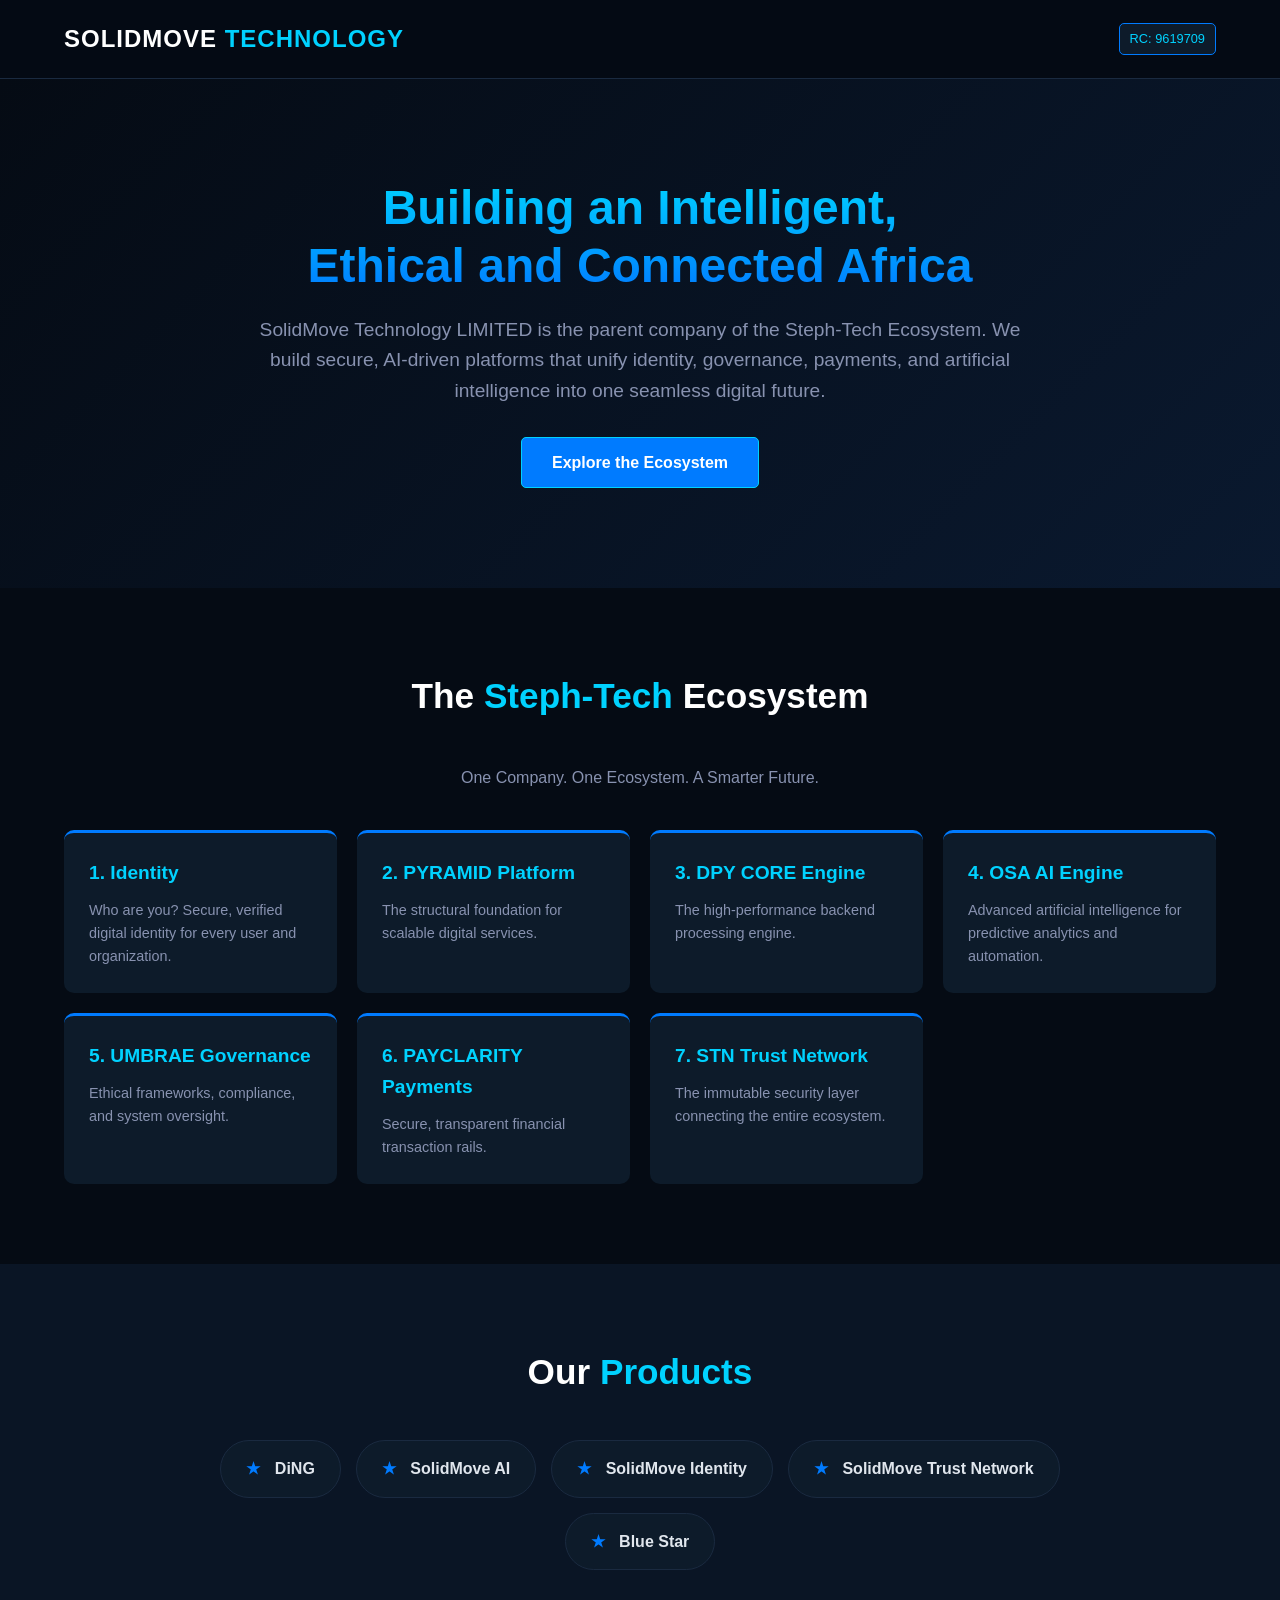
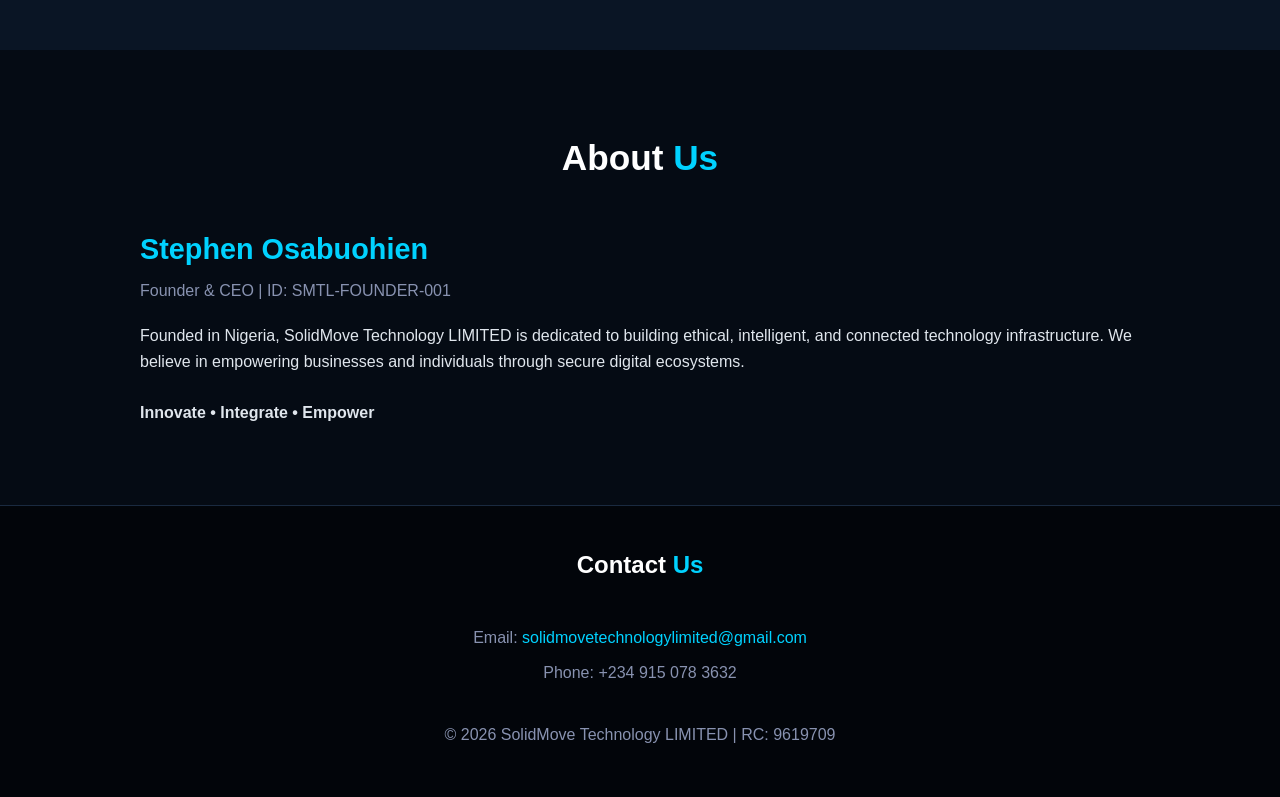
<file: index.html>
<!DOCTYPE html>
<html lang="en">
<head>
    <meta charset="UTF-8">
    <meta name="viewport" content="width=device-width, initial-scale=1.0">
    <title>SolidMove Technology LIMITED | Steph-Tech Ecosystem</title>
    <style>
        /* Base Styles */
        :root {
            --bg-dark: #050b14;
            --bg-card: #0d1b2a;
            --primary-blue: #007bff;
            --accent-cyan: #00d2ff;
            --text-main: #e0e6ed;
            --text-muted: #8892b0;
        }

        * {
            margin: 0;
            padding: 0;
            box-sizing: border-box;
            font-family: 'Segoe UI', Tahoma, Geneva, Verdana, sans-serif;
        }

        body {
            background-color: var(--bg-dark);
            color: var(--text-main);
            line-height: 1.6;
        }

        /* Navigation */
        nav {
            display: flex;
            justify-content: space-between;
            align-items: center;
            padding: 20px 5%;
            background-color: rgba(5, 11, 20, 0.9);
            border-bottom: 1px solid #1a2a40;
            position: sticky;
            top: 0;
            z-index: 100;
        }

        .logo {
            font-size: 1.5rem;
            font-weight: bold;
            color: #fff;
            letter-spacing: 1px;
        }

        .logo span {
            color: var(--accent-cyan);
        }

        .rc-badge {
            font-size: 0.8rem;
            background-color: var(--bg-card);
            padding: 5px 10px;
            border-radius: 5px;
            border: 1px solid var(--primary-blue);
            color: var(--accent-cyan);
        }

        /* Hero Section */
        .hero {
            text-align: center;
            padding: 100px 20px;
            background: linear-gradient(135deg, #050b14 0%, #0a192f 100%);
        }

        .hero h1 {
            font-size: 3rem;
            margin-bottom: 20px;
            background: -webkit-linear-gradient(var(--accent-cyan), var(--primary-blue));
            -webkit-background-clip: text;
            -webkit-text-fill-color: transparent;
            line-height: 1.2;
        }

        .hero p {
            font-size: 1.2rem;
            color: var(--text-muted);
            max-width: 800px;
            margin: 0 auto 30px auto;
        }

        .btn {
            display: inline-block;
            padding: 12px 30px;
            background-color: var(--primary-blue);
            color: #fff;
            text-decoration: none;
            border-radius: 5px;
            font-weight: bold;
            transition: 0.3s;
            border: 1px solid var(--accent-cyan);
        }

        .btn:hover {
            background-color: var(--accent-cyan);
            color: var(--bg-dark);
            box-shadow: 0 0 15px var(--accent-cyan);
        }

        /* Section Containers */
        section {
            padding: 80px 5%;
        }

        .section-title {
            text-align: center;
            font-size: 2.2rem;
            margin-bottom: 40px;
            color: #fff;
        }

        .section-title span {
            color: var(--accent-cyan);
        }

        /* Ecosystem Grid */
        .ecosystem-grid {
            display: grid;
            grid-template-columns: repeat(auto-fit, minmax(250px, 1fr));
            gap: 20px;
            max-width: 1200px;
            margin: 0 auto;
        }

        .eco-card {
            background-color: var(--bg-card);
            padding: 25px;
            border-radius: 10px;
            border-top: 3px solid var(--primary-blue);
            transition: transform 0.3s;
        }

        .eco-card:hover {
            transform: translateY(-5px);
            border-top: 3px solid var(--accent-cyan);
        }

        .eco-card h3 {
            color: var(--accent-cyan);
            margin-bottom: 10px;
            font-size: 1.2rem;
        }

        .eco-card p {
            font-size: 0.9rem;
            color: var(--text-muted);
        }

        /* Products */
        .products {
            background-color: #0a1525;
            text-align: center;
        }
        
        .product-list {
            display: flex;
            flex-wrap: wrap;
            justify-content: center;
            gap: 15px;
            max-width: 900px;
            margin: 0 auto;
        }

        .product-item {
            background-color: var(--bg-card);
            padding: 15px 25px;
            border-radius: 50px;
            border: 1px solid #1a2a40;
            font-weight: bold;
            color: var(--text-main);
        }

        .product-item span {
            color: var(--primary-blue);
            margin-right: 10px;
        }

        /* About / CEO */
        .about {
            display: flex;
            flex-wrap: wrap;
            justify-content: center;
            align-items: center;
            gap: 40px;
            max-width: 1000px;
            margin: 0 auto;
        }

        .ceo-text {
            flex: 1;
            min-width: 300px;
        }
        
        .ceo-text h3 {
            font-size: 1.8rem;
            color: var(--accent-cyan);
            margin-bottom: 5px;
        }

        .ceo-text h4 {
            color: var(--text-muted);
            margin-bottom: 20px;
            font-weight: normal;
        }

        /* Footer */
        footer {
            background-color: #02050a;
            padding: 40px 5%;
            text-align: center;
            border-top: 1px solid #1a2a40;
        }

        footer p {
            color: var(--text-muted);
            margin-bottom: 10px;
        }

        footer a {
            color: var(--accent-cyan);
            text-decoration: none;
        }
    </style>
</head>
<body>

    <!-- Navigation -->
    <nav>
        <div class="logo">SOLIDMOVE <span>TECHNOLOGY</span></div>
        <div class="rc-badge">RC: 9619709</div>
    </nav>

    <!-- Hero Section -->
    <header class="hero">
        <h1>Building an Intelligent,<br>Ethical and Connected Africa</h1>
        <p>SolidMove Technology LIMITED is the parent company of the Steph-Tech Ecosystem. We build secure, AI-driven platforms that unify identity, governance, payments, and artificial intelligence into one seamless digital future.</p>
        <a href="#ecosystem" class="btn">Explore the Ecosystem</a>
    </header>

    <!-- Ecosystem Section -->
    <section id="ecosystem">
        <h2 class="section-title">The <span>Steph-Tech</span> Ecosystem</h2>
        <p style="text-align: center; color: var(--text-muted); margin-bottom: 40px;">One Company. One Ecosystem. A Smarter Future.</p>
        
        <div class="ecosystem-grid">
            <div class="eco-card">
                <h3>1. Identity</h3>
                <p>Who are you? Secure, verified digital identity for every user and organization.</p>
            </div>
            <div class="eco-card">
                <h3>2. PYRAMID Platform</h3>
                <p>The structural foundation for scalable digital services.</p>
            </div>
            <div class="eco-card">
                <h3>3. DPY CORE Engine</h3>
                <p>The high-performance backend processing engine.</p>
            </div>
            <div class="eco-card">
                <h3>4. OSA AI Engine</h3>
                <p>Advanced artificial intelligence for predictive analytics and automation.</p>
            </div>
            <div class="eco-card">
                <h3>5. UMBRAE Governance</h3>
                <p>Ethical frameworks, compliance, and system oversight.</p>
            </div>
            <div class="eco-card">
                <h3>6. PAYCLARITY Payments</h3>
                <p>Secure, transparent financial transaction rails.</p>
            </div>
            <div class="eco-card">
                <h3>7. STN Trust Network</h3>
                <p>The immutable security layer connecting the entire ecosystem.</p>
            </div>
        </div>
    </section>

    <!-- Products Section -->
    <section class="products">
        <h2 class="section-title">Our <span>Products</span></h2>
        <div class="product-list">
            <div class="product-item"><span>★</span> DiNG</div>
            <div class="product-item"><span>★</span> SolidMove AI</div>
            <div class="product-item"><span>★</span> SolidMove Identity</div>
            <div class="product-item"><span>★</span> SolidMove Trust Network</div>
            <div class="product-item"><span>★</span> Blue Star</div>
        </div>
    </section>

    <!-- About Section -->
    <section>
        <h2 class="section-title">About <span>Us</span></h2>
        <div class="about">
            <div class="ceo-text">
                <h3>Stephen Osabuohien</h3>
                <h4>Founder & CEO | ID: SMTL-FOUNDER-001</h4>
                <p>Founded in Nigeria, SolidMove Technology LIMITED is dedicated to building ethical, intelligent, and connected technology infrastructure. We believe in empowering businesses and individuals through secure digital ecosystems.</p>
                <br>
                <p><strong>Innovate • Integrate • Empower</strong></p>
            </div>
        </div>
    </section>

    <!-- Footer / Contact -->
    <footer>
        <h2 class="section-title" style="font-size: 1.5rem;">Contact <span>Us</span></h2>
        <p>Email: <a href="mailto:solidmovetechnologylimited@gmail.com">solidmovetechnologylimited@gmail.com</a></p>
        <p>Phone: +234 915 078 3632</p>
        <br>
        <p>&copy; 2026 SolidMove Technology LIMITED | RC: 9619709</p>
    </footer>

</body>
</html>
</file>
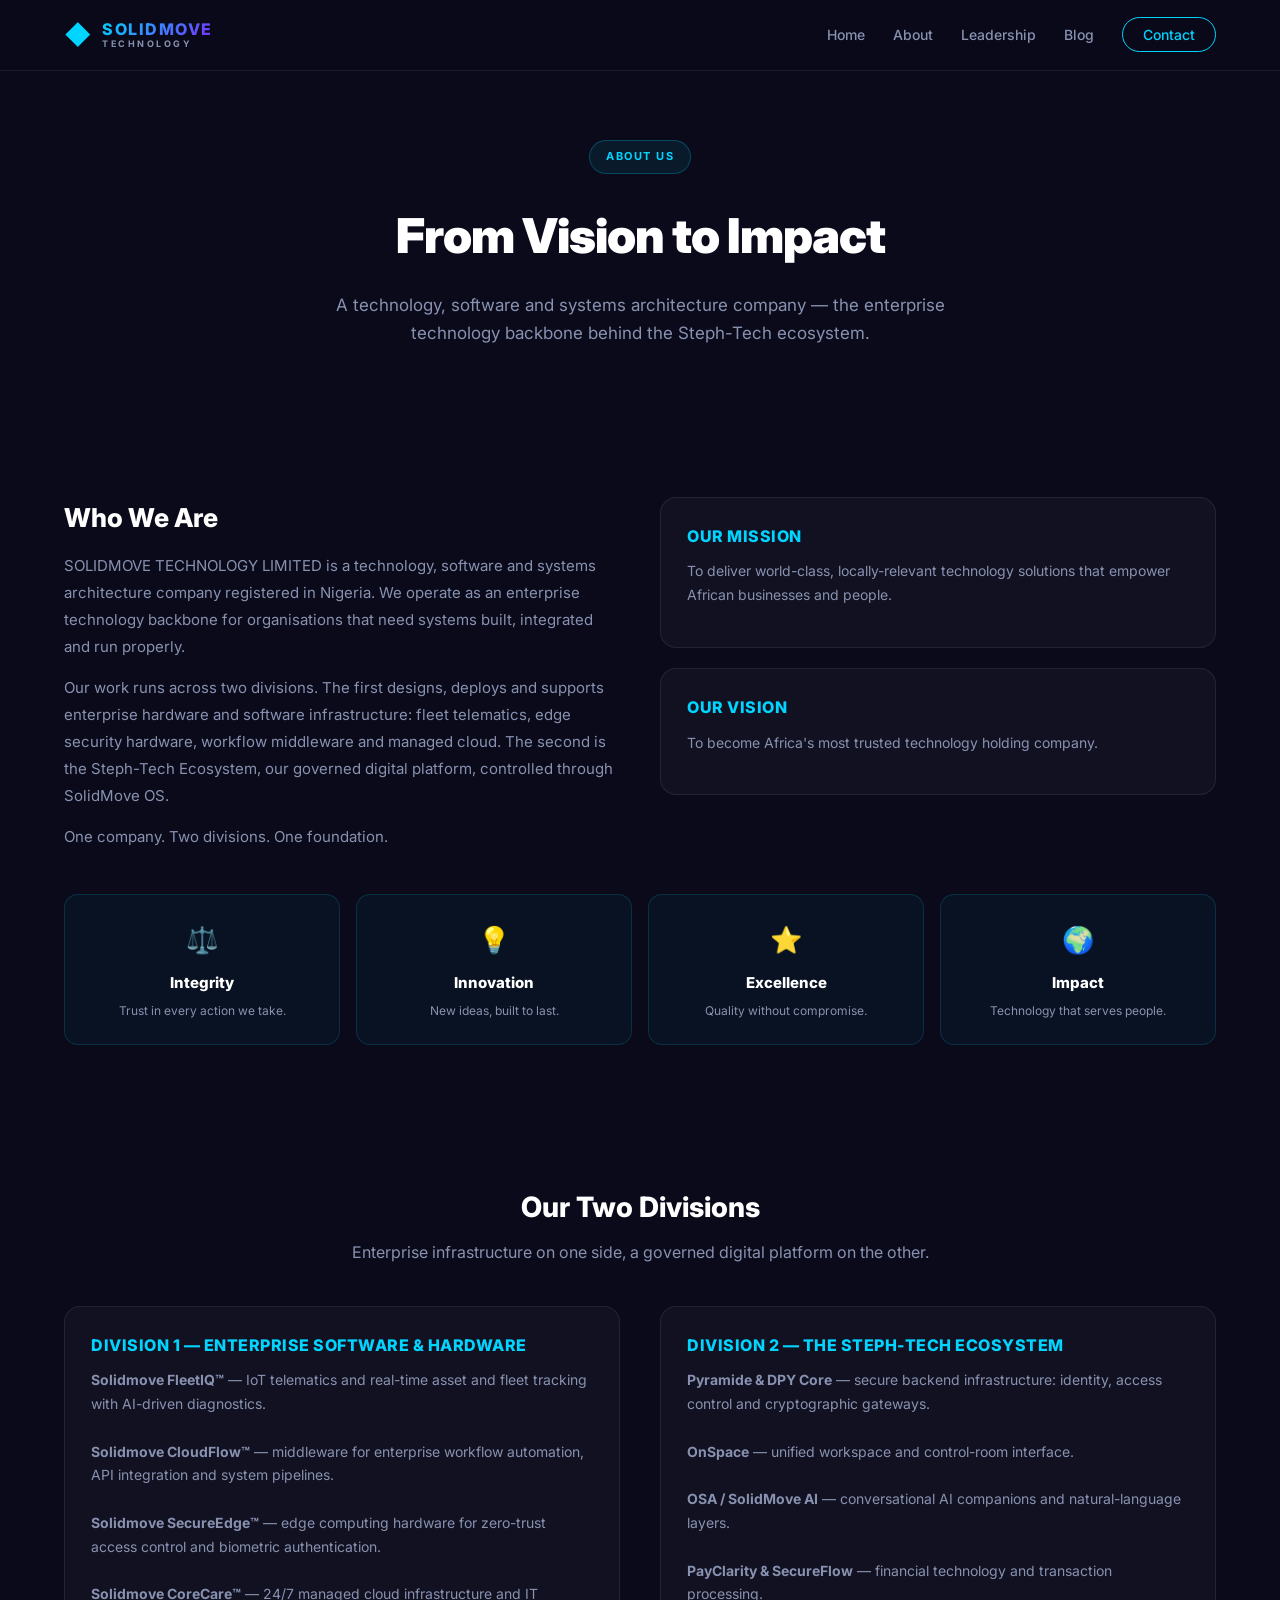
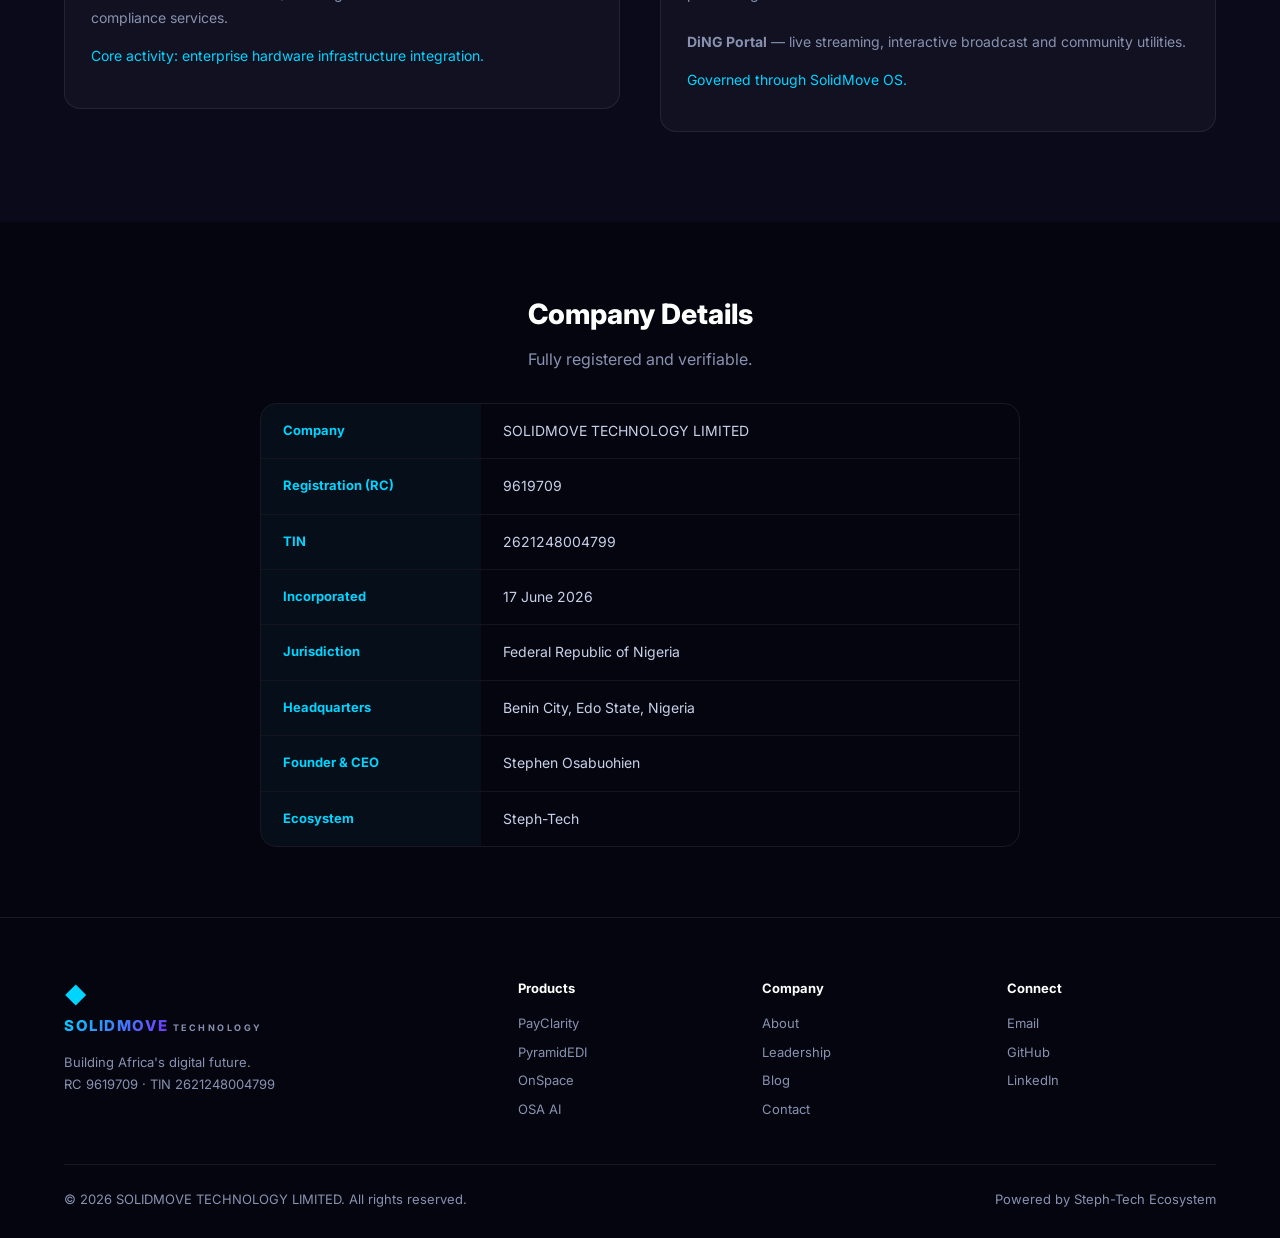
<file: about.html>
<!DOCTYPE html>
<html lang="en">
<head>
<meta charset="UTF-8">
<meta name="viewport" content="width=device-width, initial-scale=1.0">
<title>About Us — SOLIDMOVE TECHNOLOGY LIMITED</title>
<link rel="stylesheet" href="style.css">
<link href="https://fonts.googleapis.com/css2?family=Inter:wght@300;400;600;700;800;900&display=swap" rel="stylesheet">
<style>
.page-hero{padding:140px 0 70px;text-align:center}
.page-badge{display:inline-block;font-size:11px;font-weight:700;letter-spacing:1.5px;color:#00d4ff;padding:7px 16px;background:rgba(0,212,255,0.08);border:1px solid rgba(0,212,255,0.25);border-radius:50px;margin-bottom:24px}
.page-hero h1{font-size:48px;font-weight:900;letter-spacing:-1px;margin-bottom:18px}
.page-sub{font-size:17px;color:#8892b0;max-width:640px;margin:0 auto 10px}
.about-section{padding:70px 0}
.about-grid{display:grid;grid-template-columns:1fr 1fr;gap:40px;align-items:start}
.about-grid h3{font-size:26px;font-weight:800;margin-bottom:14px}
.about-grid p{font-size:15px;color:#8892b0;line-height:1.8;margin-bottom:14px}
.mv-card{padding:26px;background:rgba(255,255,255,0.03);border:1px solid rgba(255,255,255,0.08);border-radius:16px;margin-bottom:20px}
.mv-card h4{font-size:16px;font-weight:800;color:#00d4ff;margin-bottom:10px;letter-spacing:0.5px}
.mv-card p{font-size:14px;color:#8892b0;line-height:1.7}
.values-grid{display:grid;grid-template-columns:repeat(4,1fr);gap:16px;margin-top:30px}
.value-card{padding:24px 18px;background:rgba(0,212,255,0.04);border:1px solid rgba(0,212,255,0.15);border-radius:14px;text-align:center}
.value-card .em{font-size:26px;display:block;margin-bottom:10px}
.value-card h4{font-size:15px;font-weight:800;margin-bottom:6px}
.value-card p{font-size:12px;color:#8892b0}
.facts-table{max-width:760px;margin:30px auto 0;border:1px solid rgba(255,255,255,0.08);border-radius:16px;overflow:hidden}
.facts-row{display:grid;grid-template-columns:220px 1fr;border-bottom:1px solid rgba(255,255,255,0.06)}
.facts-row:last-child{border-bottom:none}
.facts-row dt{padding:16px 22px;font-size:13px;font-weight:700;color:#00d4ff;background:rgba(0,212,255,0.04)}
.facts-row dd{padding:16px 22px;font-size:14px;color:#c7d1e8;margin:0}
@media(max-width:768px){.page-hero h1{font-size:32px}.about-grid{grid-template-columns:1fr}.values-grid{grid-template-columns:1fr 1fr}.facts-row{grid-template-columns:1fr}}
</style>
</head>
<body>

<nav class="navbar">
<div class="container">
<a href="index.html" class="nav-brand">
<div class="logo-icon">◆</div>
<div class="brand-text"><span class="logo-text">SOLIDMOVE</span><span class="logo-sub">TECHNOLOGY</span></div>
</a>
<ul class="nav-links">
<li><a href="index.html">Home</a></li>
<li><a href="about.html">About</a></li>
<li><a href="leadership.html">Leadership</a></li>
<li><a href="blog.html">Blog</a></li>
<li><a href="contact.html" class="nav-cta">Contact</a></li>
</ul>
<div class="hamburger"><span></span><span></span><span></span></div>
</div>
</nav>

<section class="page-hero">
<div class="container">
<span class="page-badge">ABOUT US</span>
<h1>From Vision to Impact</h1>
<p class="page-sub">A technology, software and systems architecture company — the enterprise technology backbone behind the Steph-Tech ecosystem.</p>
</div>
</section>

<section class="about-section">
<div class="container">
<div class="about-grid">
<div>
<h3>Who We Are</h3>
<p>SOLIDMOVE TECHNOLOGY LIMITED is a technology, software and systems architecture company registered in Nigeria. We operate as an enterprise technology backbone for organisations that need systems built, integrated and run properly.</p>
<p>Our work runs across two divisions. The first designs, deploys and supports enterprise hardware and software infrastructure: fleet telematics, edge security hardware, workflow middleware and managed cloud. The second is the Steph-Tech Ecosystem, our governed digital platform, controlled through SolidMove OS.</p>
<p>One company. Two divisions. One foundation.</p>
</div>
<div>
<div class="mv-card">
<h4>OUR MISSION</h4>
<p>To deliver world-class, locally-relevant technology solutions that empower African businesses and people.</p>
</div>
<div class="mv-card">
<h4>OUR VISION</h4>
<p>To become Africa's most trusted technology holding company.</p>
</div>
</div>
</div>
<div class="values-grid">
<div class="value-card"><span class="em">⚖️</span><h4>Integrity</h4><p>Trust in every action we take.</p></div>
<div class="value-card"><span class="em">💡</span><h4>Innovation</h4><p>New ideas, built to last.</p></div>
<div class="value-card"><span class="em">⭐</span><h4>Excellence</h4><p>Quality without compromise.</p></div>
<div class="value-card"><span class="em">🌍</span><h4>Impact</h4><p>Technology that serves people.</p></div>
</div>
</div>
</section>


<section class="about-section">
<div class="container">
<div style="text-align:center;max-width:700px;margin:0 auto">
<h3 style="font-size:28px;font-weight:800">Our Two Divisions</h3>
<p style="color:#8892b0;margin-top:10px">Enterprise infrastructure on one side, a governed digital platform on the other.</p>
</div>
<div class="about-grid" style="margin-top:40px">
<div class="mv-card">
<h4>DIVISION 1 — ENTERPRISE SOFTWARE &amp; HARDWARE</h4>
<p><b>Solidmove FleetIQ™</b> — IoT telematics and real-time asset and fleet tracking with AI-driven diagnostics.<br><br>
<b>Solidmove CloudFlow™</b> — middleware for enterprise workflow automation, API integration and system pipelines.<br><br>
<b>Solidmove SecureEdge™</b> — edge computing hardware for zero-trust access control and biometric authentication.<br><br>
<b>Solidmove CoreCare™</b> — 24/7 managed cloud infrastructure and IT compliance services.</p>
<p style="margin-top:14px;color:#00d4ff">Core activity: enterprise hardware infrastructure integration.</p>
</div>
<div class="mv-card">
<h4>DIVISION 2 — THE STEPH-TECH ECOSYSTEM</h4>
<p><b>Pyramide &amp; DPY Core</b> — secure backend infrastructure: identity, access control and cryptographic gateways.<br><br>
<b>OnSpace</b> — unified workspace and control-room interface.<br><br>
<b>OSA / SolidMove AI</b> — conversational AI companions and natural-language layers.<br><br>
<b>PayClarity &amp; SecureFlow</b> — financial technology and transaction processing.<br><br>
<b>DiNG Portal</b> — live streaming, interactive broadcast and community utilities.</p>
<p style="margin-top:14px;color:#00d4ff">Governed through SolidMove OS.</p>
</div>
</div>
</div>
</section>
<section class="about-section" style="background:#050510">
<div class="container">
<div style="text-align:center">
<h3 style="font-size:28px;font-weight:800">Company Details</h3>
<p style="color:#8892b0;margin-top:10px">Fully registered and verifiable.</p>
</div>
<dl class="facts-table">
<div class="facts-row"><dt>Company</dt><dd>SOLIDMOVE TECHNOLOGY LIMITED</dd></div>
<div class="facts-row"><dt>Registration (RC)</dt><dd>9619709</dd></div>
<div class="facts-row"><dt>TIN</dt><dd>2621248004799</dd></div>
<div class="facts-row"><dt>Incorporated</dt><dd>17 June 2026</dd></div>
<div class="facts-row"><dt>Jurisdiction</dt><dd>Federal Republic of Nigeria</dd></div>
<div class="facts-row"><dt>Headquarters</dt><dd>Benin City, Edo State, Nigeria</dd></div>
<div class="facts-row"><dt>Founder & CEO</dt><dd>Stephen Osabuohien</dd></div>
<div class="facts-row"><dt>Ecosystem</dt><dd>Steph-Tech</dd></div>
</dl>
</div>
</section>

<footer class="footer">
<div class="container">
<div class="footer-grid">
<div class="footer-brand">
<div class="logo-icon">◆</div>
<span class="logo-text">SOLIDMOVE</span>
<span class="logo-sub">TECHNOLOGY</span>
<p>Building Africa's digital future.<br>RC 9619709 · TIN 2621248004799</p>
</div>
<div class="footer-links">
<h4>Products</h4>
<a href="payclarity.html">PayClarity</a>
<a href="pyramidedi.html">PyramidEDI</a>
<a href="onspace.html">OnSpace</a>
<a href="osa.html">OSA AI</a>
</div>
<div class="footer-links">
<h4>Company</h4>
<a href="about.html">About</a>
<a href="leadership.html">Leadership</a>
<a href="blog.html">Blog</a>
<a href="contact.html">Contact</a>
</div>
<div class="footer-links">
<h4>Connect</h4>
<a href="mailto:solidmovetechnologylimited@gmail.com">Email</a>
<a href="https://github.com/Solidmove-Technology-Limited" target="_blank">GitHub</a>
<a href="https://www.linkedin.com/in/stephen-osabuohein-3a897a393" target="_blank">LinkedIn</a>
</div>
</div>
<div class="footer-bottom">
<p>© 2026 SOLIDMOVE TECHNOLOGY LIMITED. All rights reserved.</p>
<p>Powered by Steph-Tech Ecosystem</p>
</div>
</div>
</footer>
<script src="script.js"></script>
</body>
</html>
</file>
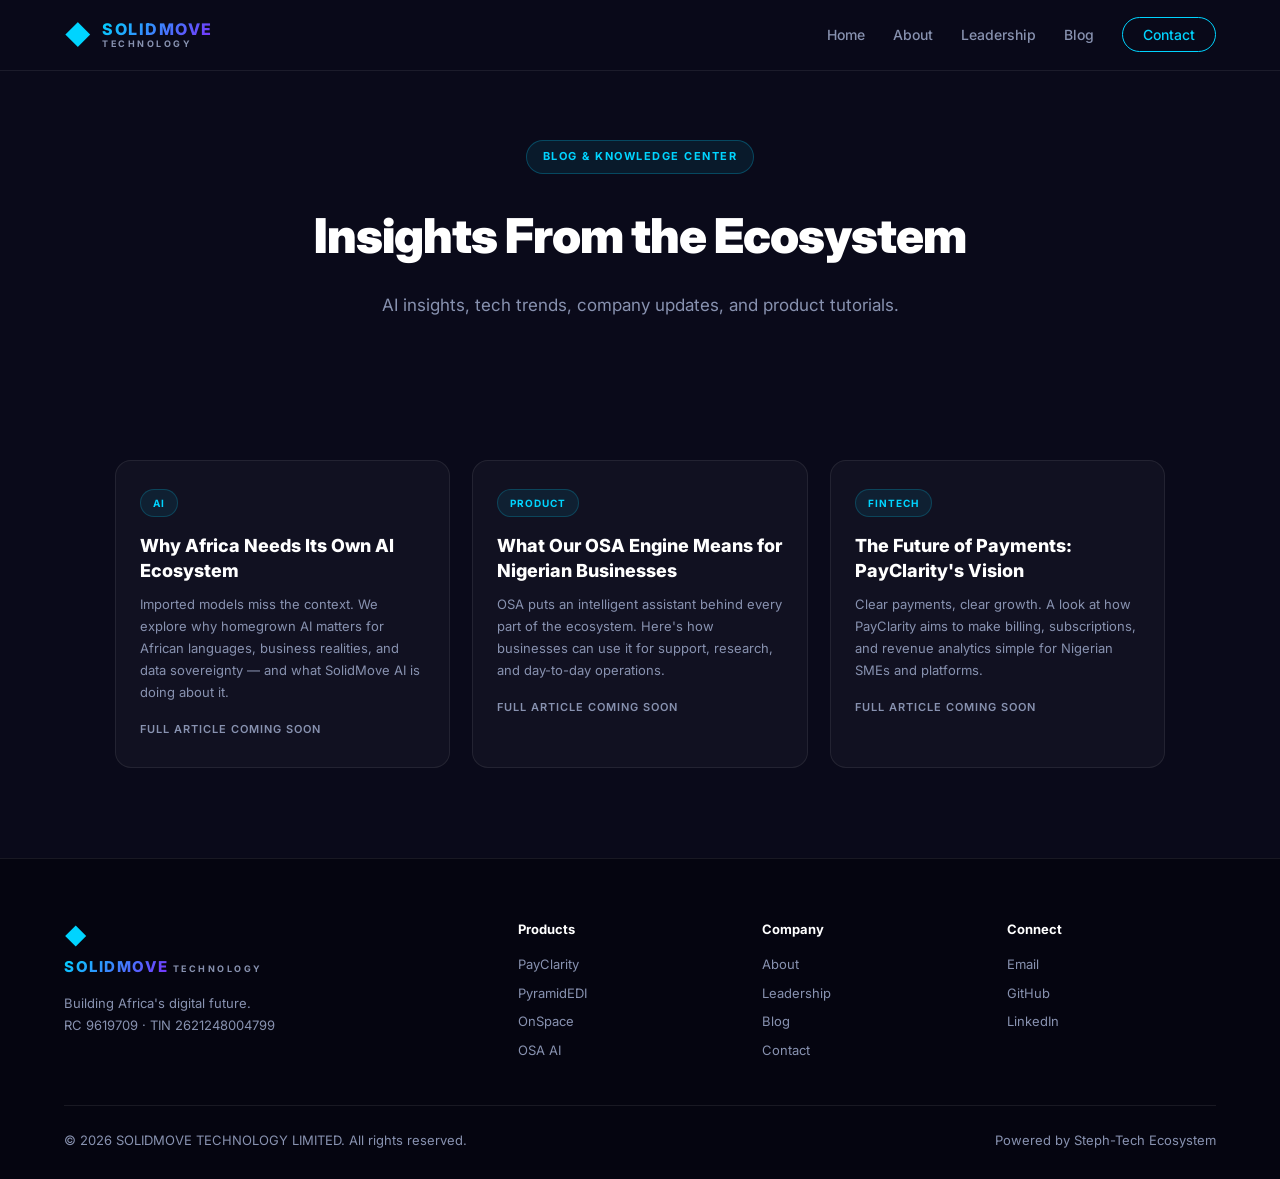
<file: blog.html>
<!DOCTYPE html>
<html lang="en">
<head>
<meta charset="UTF-8">
<meta name="viewport" content="width=device-width, initial-scale=1.0">
<title>Blog & Knowledge Center — SOLIDMOVE TECHNOLOGY LIMITED</title>
<link rel="stylesheet" href="style.css">
<link href="https://fonts.googleapis.com/css2?family=Inter:wght@300;400;600;700;800;900&display=swap" rel="stylesheet">
<style>
.page-hero{padding:140px 0 60px;text-align:center}
.page-badge{display:inline-block;font-size:11px;font-weight:700;letter-spacing:1.5px;color:#00d4ff;padding:7px 16px;background:rgba(0,212,255,0.08);border:1px solid rgba(0,212,255,0.25);border-radius:50px;margin-bottom:24px}
.page-hero h1{font-size:48px;font-weight:900;letter-spacing:-1px;margin-bottom:18px}
.page-sub{font-size:17px;color:#8892b0;max-width:640px;margin:0 auto}
.blog-section{padding:50px 0 90px}
.blog-grid{display:grid;grid-template-columns:repeat(3,1fr);gap:22px;max-width:1050px;margin:30px auto 0}
.post-card{padding:28px 24px;background:rgba(255,255,255,0.03);border:1px solid rgba(255,255,255,0.08);border-radius:16px;transition:transform .2s}
.post-card:hover{transform:translateY(-4px)}
.post-tag{display:inline-block;font-size:10px;font-weight:700;letter-spacing:1px;color:#00d4ff;padding:5px 12px;background:rgba(0,212,255,0.08);border:1px solid rgba(0,212,255,0.2);border-radius:30px;margin-bottom:16px}
.post-card h3{font-size:18px;font-weight:800;margin-bottom:10px;line-height:1.4}
.post-card p{font-size:13px;color:#8892b0;line-height:1.7}
.coming{font-size:11px;color:#8892b0;font-weight:600;letter-spacing:1px;margin-top:18px;display:block}
@media(max-width:768px){.page-hero h1{font-size:32px}.blog-grid{grid-template-columns:1fr}}
</style>
</head>
<body>

<nav class="navbar">
<div class="container">
<a href="index.html" class="nav-brand">
<div class="logo-icon">◆</div>
<div class="brand-text"><span class="logo-text">SOLIDMOVE</span><span class="logo-sub">TECHNOLOGY</span></div>
</a>
<ul class="nav-links">
<li><a href="index.html">Home</a></li>
<li><a href="about.html">About</a></li>
<li><a href="leadership.html">Leadership</a></li>
<li><a href="blog.html">Blog</a></li>
<li><a href="contact.html" class="nav-cta">Contact</a></li>
</ul>
<div class="hamburger"><span></span><span></span><span></span></div>
</div>
</nav>

<section class="page-hero">
<div class="container">
<span class="page-badge">BLOG & KNOWLEDGE CENTER</span>
<h1>Insights From the Ecosystem</h1>
<p class="page-sub">AI insights, tech trends, company updates, and product tutorials.</p>
</div>
</section>

<section class="blog-section">
<div class="container">
<div class="blog-grid">
<div class="post-card">
<span class="post-tag">AI</span>
<h3>Why Africa Needs Its Own AI Ecosystem</h3>
<p>Imported models miss the context. We explore why homegrown AI matters for African languages, business realities, and data sovereignty — and what SolidMove AI is doing about it.</p>
<span class="coming">FULL ARTICLE COMING SOON</span>
</div>
<div class="post-card">
<span class="post-tag">PRODUCT</span>
<h3>What Our OSA Engine Means for Nigerian Businesses</h3>
<p>OSA puts an intelligent assistant behind every part of the ecosystem. Here's how businesses can use it for support, research, and day-to-day operations.</p>
<span class="coming">FULL ARTICLE COMING SOON</span>
</div>
<div class="post-card">
<span class="post-tag">FINTECH</span>
<h3>The Future of Payments: PayClarity's Vision</h3>
<p>Clear payments, clear growth. A look at how PayClarity aims to make billing, subscriptions, and revenue analytics simple for Nigerian SMEs and platforms.</p>
<span class="coming">FULL ARTICLE COMING SOON</span>
</div>
</div>
</div>
</section>

<footer class="footer">
<div class="container">
<div class="footer-grid">
<div class="footer-brand">
<div class="logo-icon">◆</div>
<span class="logo-text">SOLIDMOVE</span>
<span class="logo-sub">TECHNOLOGY</span>
<p>Building Africa's digital future.<br>RC 9619709 · TIN 2621248004799</p>
</div>
<div class="footer-links">
<h4>Products</h4>
<a href="payclarity.html">PayClarity</a>
<a href="pyramidedi.html">PyramidEDI</a>
<a href="onspace.html">OnSpace</a>
<a href="osa.html">OSA AI</a>
</div>
<div class="footer-links">
<h4>Company</h4>
<a href="about.html">About</a>
<a href="leadership.html">Leadership</a>
<a href="blog.html">Blog</a>
<a href="contact.html">Contact</a>
</div>
<div class="footer-links">
<h4>Connect</h4>
<a href="mailto:solidmovetechnologylimited@gmail.com">Email</a>
<a href="https://github.com/Solidmove-Technology-Limited" target="_blank">GitHub</a>
<a href="https://www.linkedin.com/in/stephen-osabuohein-3a897a393" target="_blank">LinkedIn</a>
</div>
</div>
<div class="footer-bottom">
<p>© 2026 SOLIDMOVE TECHNOLOGY LIMITED. All rights reserved.</p>
<p>Powered by Steph-Tech Ecosystem</p>
</div>
</div>
</footer>
<script src="script.js"></script>
</body>
</html>
</file>
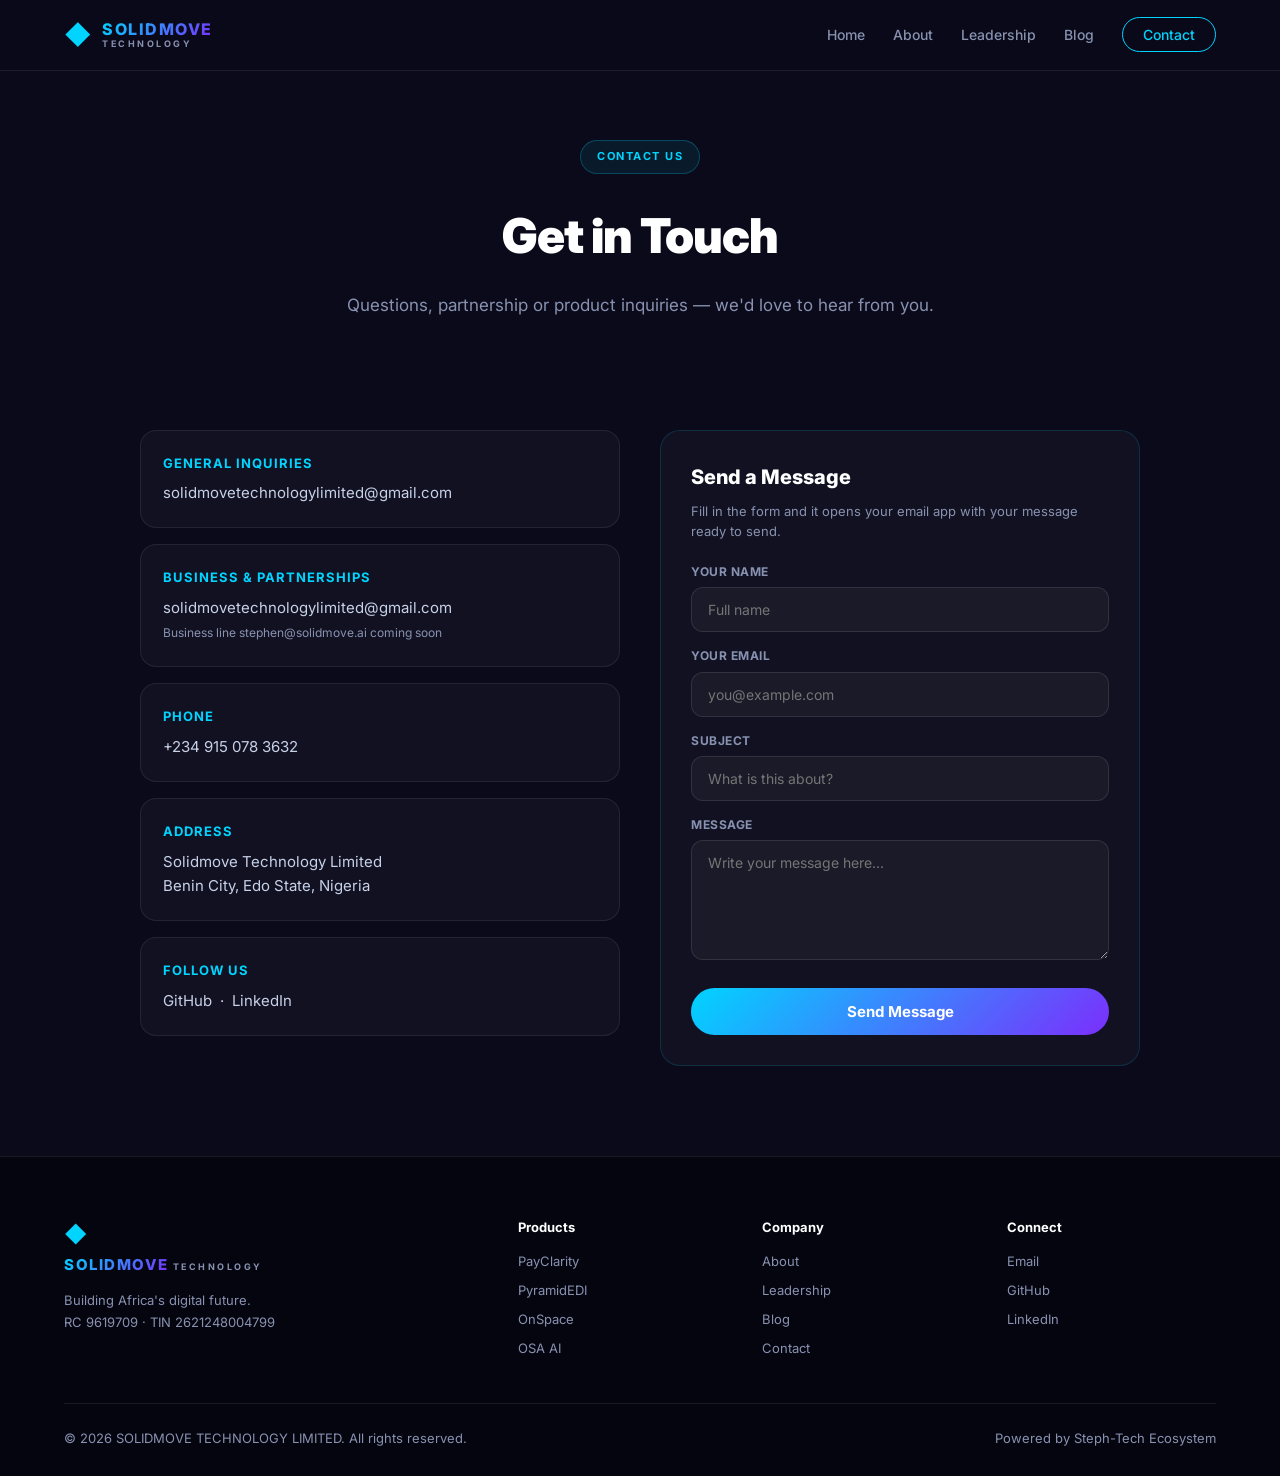
<file: contact.html>
<!DOCTYPE html>
<html lang="en">
<head>
<meta charset="UTF-8">
<meta name="viewport" content="width=device-width, initial-scale=1.0">
<title>Contact Us — SOLIDMOVE TECHNOLOGY LIMITED</title>
<link rel="stylesheet" href="style.css">
<link href="https://fonts.googleapis.com/css2?family=Inter:wght@300;400;600;700;800;900&display=swap" rel="stylesheet">
<style>
.page-hero{padding:140px 0 60px;text-align:center}
.page-badge{display:inline-block;font-size:11px;font-weight:700;letter-spacing:1.5px;color:#00d4ff;padding:7px 16px;background:rgba(0,212,255,0.08);border:1px solid rgba(0,212,255,0.25);border-radius:50px;margin-bottom:24px}
.page-hero h1{font-size:48px;font-weight:900;letter-spacing:-1px;margin-bottom:18px}
.page-sub{font-size:17px;color:#8892b0;max-width:640px;margin:0 auto}
.contact-section{padding:50px 0 90px}
.contact-grid{display:grid;grid-template-columns:1fr 1fr;gap:40px;max-width:1000px;margin:0 auto}
.c-card{padding:22px;background:rgba(255,255,255,0.03);border:1px solid rgba(255,255,255,0.08);border-radius:16px;margin-bottom:16px}
.c-card h4{font-size:13px;font-weight:700;color:#00d4ff;letter-spacing:1px;margin-bottom:8px}
.c-card p{font-size:15px;color:#c7d1e8;margin:0;word-break:break-all}
.c-card a{color:#c7d1e8;text-decoration:none}
.form-card{padding:30px;background:rgba(255,255,255,0.03);border:1px solid rgba(0,212,255,0.15);border-radius:20px}
.form-card h3{font-size:20px;font-weight:800;margin-bottom:8px}
.form-card .hint{font-size:13px;color:#8892b0;margin-bottom:20px}
.form-card label{display:block;font-size:12px;font-weight:700;color:#8892b0;letter-spacing:0.5px;margin:14px 0 6px}
.form-card input,.form-card textarea{width:100%;box-sizing:border-box;padding:13px 16px;background:rgba(255,255,255,0.04);border:1px solid rgba(255,255,255,0.1);border-radius:12px;color:#fff;font-family:inherit;font-size:14px}
.form-card textarea{min-height:120px;resize:vertical}
.form-btn{display:inline-block;width:100%;margin-top:20px;padding:14px;background:linear-gradient(135deg,#00d4ff,#7b2ffc);border:none;border-radius:50px;color:#fff;font-family:inherit;font-size:15px;font-weight:700;cursor:pointer;text-decoration:none;text-align:center}
@media(max-width:768px){.page-hero h1{font-size:32px}.contact-grid{grid-template-columns:1fr}}
</style>
</head>
<body>

<nav class="navbar">
<div class="container">
<a href="index.html" class="nav-brand">
<div class="logo-icon">◆</div>
<div class="brand-text"><span class="logo-text">SOLIDMOVE</span><span class="logo-sub">TECHNOLOGY</span></div>
</a>
<ul class="nav-links">
<li><a href="index.html">Home</a></li>
<li><a href="about.html">About</a></li>
<li><a href="leadership.html">Leadership</a></li>
<li><a href="blog.html">Blog</a></li>
<li><a href="contact.html" class="nav-cta">Contact</a></li>
</ul>
<div class="hamburger"><span></span><span></span><span></span></div>
</div>
</nav>

<section class="page-hero">
<div class="container">
<span class="page-badge">CONTACT US</span>
<h1>Get in Touch</h1>
<p class="page-sub">Questions, partnership or product inquiries — we'd love to hear from you.</p>
</div>
</section>

<section class="contact-section">
<div class="container">
<div class="contact-grid">
<div>
<div class="c-card">
<h4>GENERAL INQUIRIES</h4>
<p><a href="mailto:solidmovetechnologylimited@gmail.com">solidmovetechnologylimited@gmail.com</a></p>
</div>
<div class="c-card">
<h4>BUSINESS & PARTNERSHIPS</h4>
<p><a href="mailto:solidmovetechnologylimited@gmail.com">solidmovetechnologylimited@gmail.com</a><br><span style="font-size:12px;color:#8892b0">Business line stephen@solidmove.ai coming soon</span></p>
</div>
<div class="c-card">
<h4>PHONE</h4>
<p><a href="tel:+2349150783632">+234 915 078 3632</a></p>
</div>
<div class="c-card">
<h4>ADDRESS</h4>
<p>Solidmove Technology Limited<br>Benin City, Edo State, Nigeria</p>
</div>
<div class="c-card">
<h4>FOLLOW US</h4>
<p><a href="https://github.com/Solidmove-Technology-Limited" target="_blank">GitHub</a> &nbsp;·&nbsp; <a href="https://www.linkedin.com/in/stephen-osabuohein-3a897a393" target="_blank">LinkedIn</a></p>
</div>
</div>
<div class="form-card">
<h3>Send a Message</h3>
<p class="hint">Fill in the form and it opens your email app with your message ready to send.</p>
<form onsubmit="event.preventDefault(); const s=document.getElementById('subject').value, b=document.getElementById('body').value; window.location.href='mailto:solidmovetechnologylimited@gmail.com?subject='+encodeURIComponent(s)+'&body='+encodeURIComponent(b);">
<label for="name">YOUR NAME</label>
<input type="text" id="name" placeholder="Full name" required>
<label for="email">YOUR EMAIL</label>
<input type="email" id="email" placeholder="you@example.com" required>
<label for="subject">SUBJECT</label>
<input type="text" id="subject" placeholder="What is this about?">
<label for="body">MESSAGE</label>
<textarea id="body" placeholder="Write your message here..." required></textarea>
<button type="submit" class="form-btn">Send Message</button>
</form>
</div>
</div>
</div>
</section>

<footer class="footer">
<div class="container">
<div class="footer-grid">
<div class="footer-brand">
<div class="logo-icon">◆</div>
<span class="logo-text">SOLIDMOVE</span>
<span class="logo-sub">TECHNOLOGY</span>
<p>Building Africa's digital future.<br>RC 9619709 · TIN 2621248004799</p>
</div>
<div class="footer-links">
<h4>Products</h4>
<a href="payclarity.html">PayClarity</a>
<a href="pyramidedi.html">PyramidEDI</a>
<a href="onspace.html">OnSpace</a>
<a href="osa.html">OSA AI</a>
</div>
<div class="footer-links">
<h4>Company</h4>
<a href="about.html">About</a>
<a href="leadership.html">Leadership</a>
<a href="blog.html">Blog</a>
<a href="contact.html">Contact</a>
</div>
<div class="footer-links">
<h4>Connect</h4>
<a href="mailto:solidmovetechnologylimited@gmail.com">Email</a>
<a href="https://github.com/Solidmove-Technology-Limited" target="_blank">GitHub</a>
<a href="https://www.linkedin.com/in/stephen-osabuohein-3a897a393" target="_blank">LinkedIn</a>
</div>
</div>
<div class="footer-bottom">
<p>© 2026 SOLIDMOVE TECHNOLOGY LIMITED. All rights reserved.</p>
<p>Powered by Steph-Tech Ecosystem</p>
</div>
</div>
</footer>
<script src="script.js"></script>
</body>
</html>
</file>
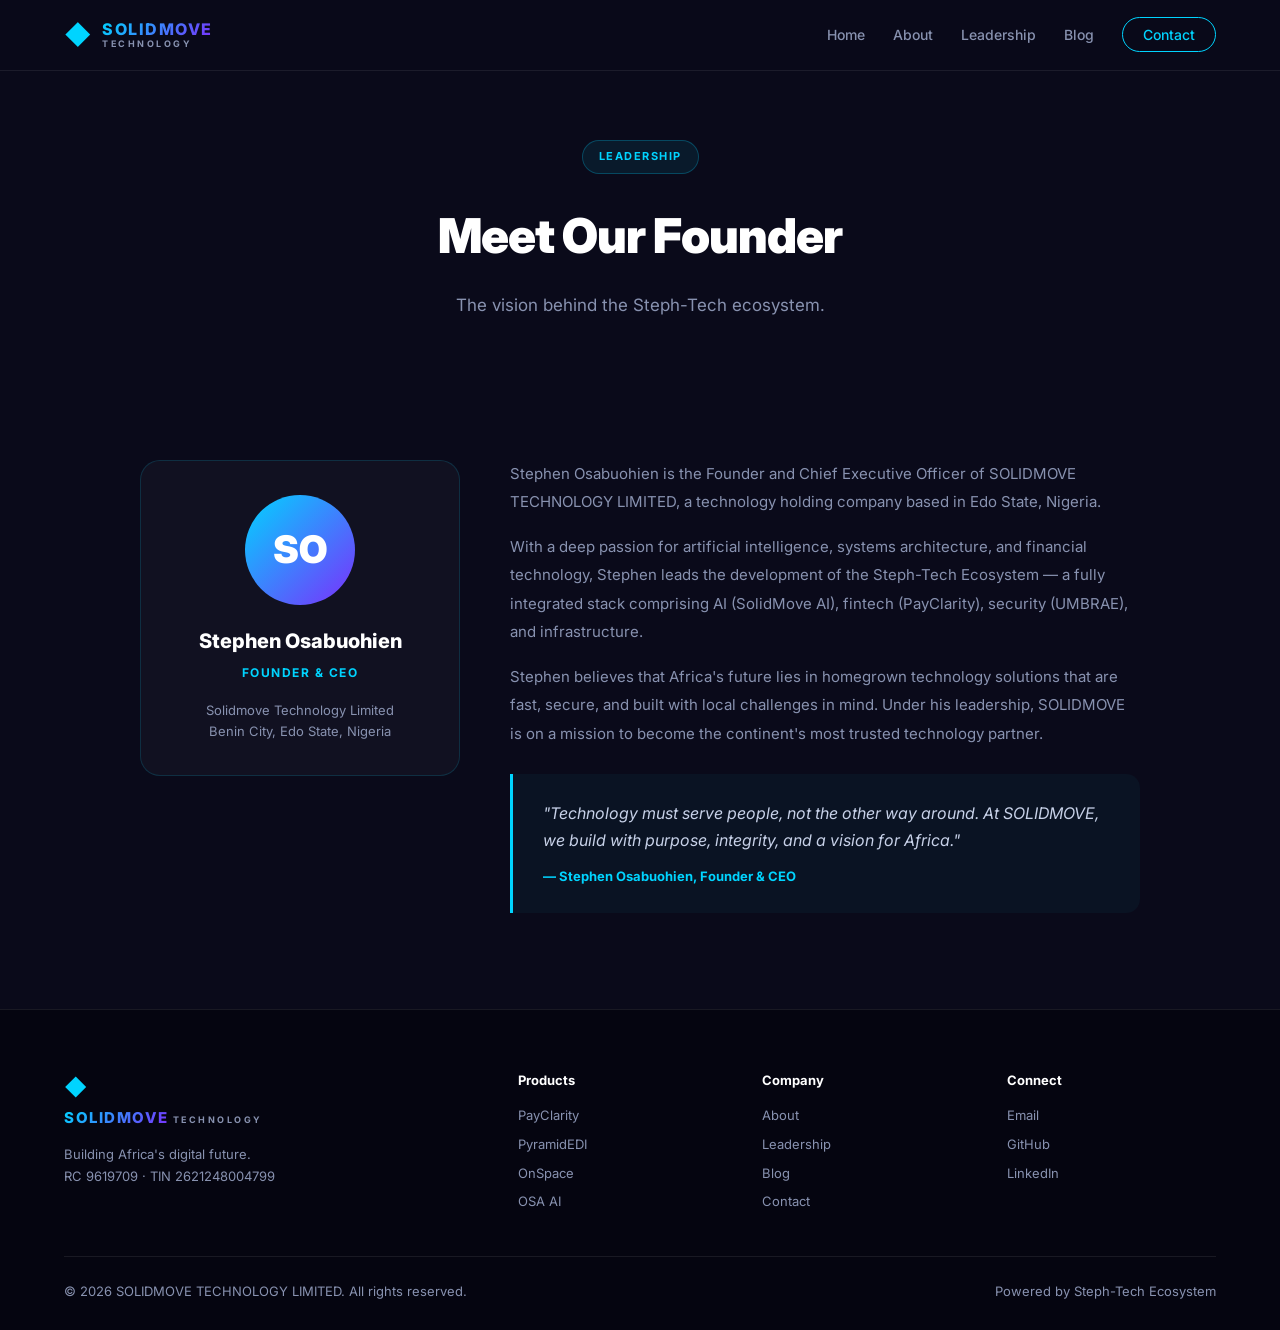
<file: leadership.html>
<!DOCTYPE html>
<html lang="en">
<head>
<meta charset="UTF-8">
<meta name="viewport" content="width=device-width, initial-scale=1.0">
<title>Leadership — SOLIDMOVE TECHNOLOGY LIMITED</title>
<link rel="stylesheet" href="style.css">
<link href="https://fonts.googleapis.com/css2?family=Inter:wght@300;400;600;700;800;900&display=swap" rel="stylesheet">
<style>
.page-hero{padding:140px 0 70px;text-align:center}
.page-badge{display:inline-block;font-size:11px;font-weight:700;letter-spacing:1.5px;color:#00d4ff;padding:7px 16px;background:rgba(0,212,255,0.08);border:1px solid rgba(0,212,255,0.25);border-radius:50px;margin-bottom:24px}
.page-hero h1{font-size:48px;font-weight:900;letter-spacing:-1px;margin-bottom:18px}
.page-sub{font-size:17px;color:#8892b0;max-width:640px;margin:0 auto}
.lead-section{padding:70px 0}
.lead-grid{display:grid;grid-template-columns:320px 1fr;gap:50px;align-items:start;max-width:1000px;margin:0 auto}
.lead-card{padding:34px 26px;background:rgba(255,255,255,0.03);border:1px solid rgba(0,212,255,0.15);border-radius:20px;text-align:center}
.lead-avatar{width:110px;height:110px;margin:0 auto 20px;border-radius:50%;background:linear-gradient(135deg,#00d4ff,#7b2ffc);display:flex;align-items:center;justify-content:center;font-size:38px;font-weight:900;color:#fff}
.lead-card h3{font-size:20px;font-weight:800}
.lead-role{font-size:12px;font-weight:700;color:#00d4ff;letter-spacing:1.5px;margin:6px 0 18px}
.lead-body h3{font-size:28px;font-weight:800;margin-bottom:16px}
.lead-body p{font-size:15px;color:#8892b0;line-height:1.9;margin-bottom:16px}
.quote-box{padding:26px 30px;background:rgba(0,212,255,0.04);border-left:3px solid #00d4ff;border-radius:0 14px 14px 0;margin:26px 0}
.quote-box p{font-size:16px;color:#c7d1e8;font-style:italic;line-height:1.7;margin:0}
.quote-box span{display:block;margin-top:12px;font-size:13px;color:#00d4ff;font-style:normal;font-weight:700}
@media(max-width:768px){.page-hero h1{font-size:32px}.lead-grid{grid-template-columns:1fr}}
</style>
</head>
<body>

<nav class="navbar">
<div class="container">
<a href="index.html" class="nav-brand">
<div class="logo-icon">◆</div>
<div class="brand-text"><span class="logo-text">SOLIDMOVE</span><span class="logo-sub">TECHNOLOGY</span></div>
</a>
<ul class="nav-links">
<li><a href="index.html">Home</a></li>
<li><a href="about.html">About</a></li>
<li><a href="leadership.html">Leadership</a></li>
<li><a href="blog.html">Blog</a></li>
<li><a href="contact.html" class="nav-cta">Contact</a></li>
</ul>
<div class="hamburger"><span></span><span></span><span></span></div>
</div>
</nav>

<section class="page-hero">
<div class="container">
<span class="page-badge">LEADERSHIP</span>
<h1>Meet Our Founder</h1>
<p class="page-sub">The vision behind the Steph-Tech ecosystem.</p>
</div>
</section>

<section class="lead-section">
<div class="container">
<div class="lead-grid">
<div class="lead-card">
<div class="lead-avatar">SO</div>
<h3>Stephen Osabuohien</h3>
<div class="lead-role">FOUNDER & CEO</div>
<p style="font-size:13px;color:#8892b0">Solidmove Technology Limited<br>Benin City, Edo State, Nigeria</p>
</div>
<div class="lead-body">
<p>Stephen Osabuohien is the Founder and Chief Executive Officer of SOLIDMOVE TECHNOLOGY LIMITED, a technology holding company based in Edo State, Nigeria.</p>
<p>With a deep passion for artificial intelligence, systems architecture, and financial technology, Stephen leads the development of the Steph-Tech Ecosystem — a fully integrated stack comprising AI (SolidMove AI), fintech (PayClarity), security (UMBRAE), and infrastructure.</p>
<p>Stephen believes that Africa's future lies in homegrown technology solutions that are fast, secure, and built with local challenges in mind. Under his leadership, SOLIDMOVE is on a mission to become the continent's most trusted technology partner.</p>
<div class="quote-box">
<p>"Technology must serve people, not the other way around. At SOLIDMOVE, we build with purpose, integrity, and a vision for Africa."</p>
<span>— Stephen Osabuohien, Founder & CEO</span>
</div>
</div>
</div>
</div>
</section>

<footer class="footer">
<div class="container">
<div class="footer-grid">
<div class="footer-brand">
<div class="logo-icon">◆</div>
<span class="logo-text">SOLIDMOVE</span>
<span class="logo-sub">TECHNOLOGY</span>
<p>Building Africa's digital future.<br>RC 9619709 · TIN 2621248004799</p>
</div>
<div class="footer-links">
<h4>Products</h4>
<a href="payclarity.html">PayClarity</a>
<a href="pyramidedi.html">PyramidEDI</a>
<a href="onspace.html">OnSpace</a>
<a href="osa.html">OSA AI</a>
</div>
<div class="footer-links">
<h4>Company</h4>
<a href="about.html">About</a>
<a href="leadership.html">Leadership</a>
<a href="blog.html">Blog</a>
<a href="contact.html">Contact</a>
</div>
<div class="footer-links">
<h4>Connect</h4>
<a href="mailto:solidmovetechnologylimited@gmail.com">Email</a>
<a href="https://github.com/Solidmove-Technology-Limited" target="_blank">GitHub</a>
<a href="https://www.linkedin.com/in/stephen-osabuohein-3a897a393" target="_blank">LinkedIn</a>
</div>
</div>
<div class="footer-bottom">
<p>© 2026 SOLIDMOVE TECHNOLOGY LIMITED. All rights reserved.</p>
<p>Powered by Steph-Tech Ecosystem</p>
</div>
</div>
</footer>
<script src="script.js"></script>
</body>
</html>
</file>
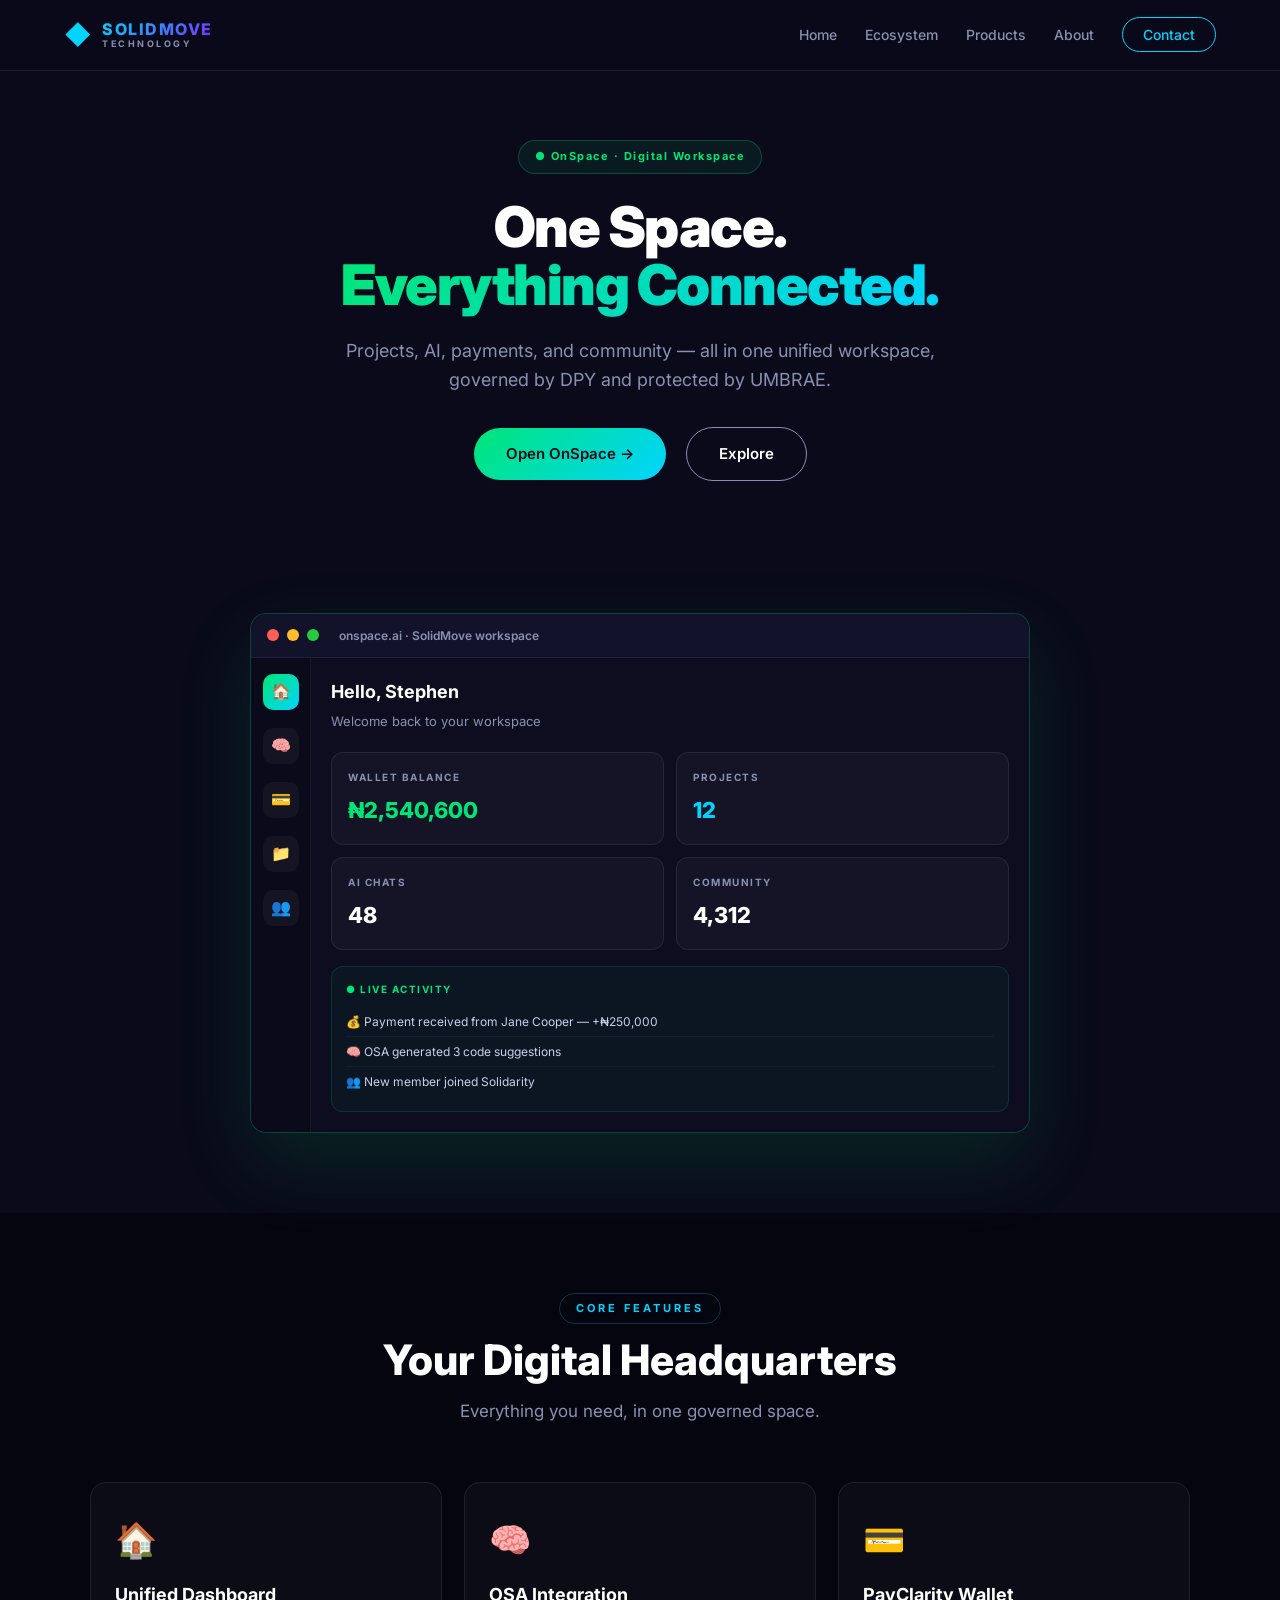
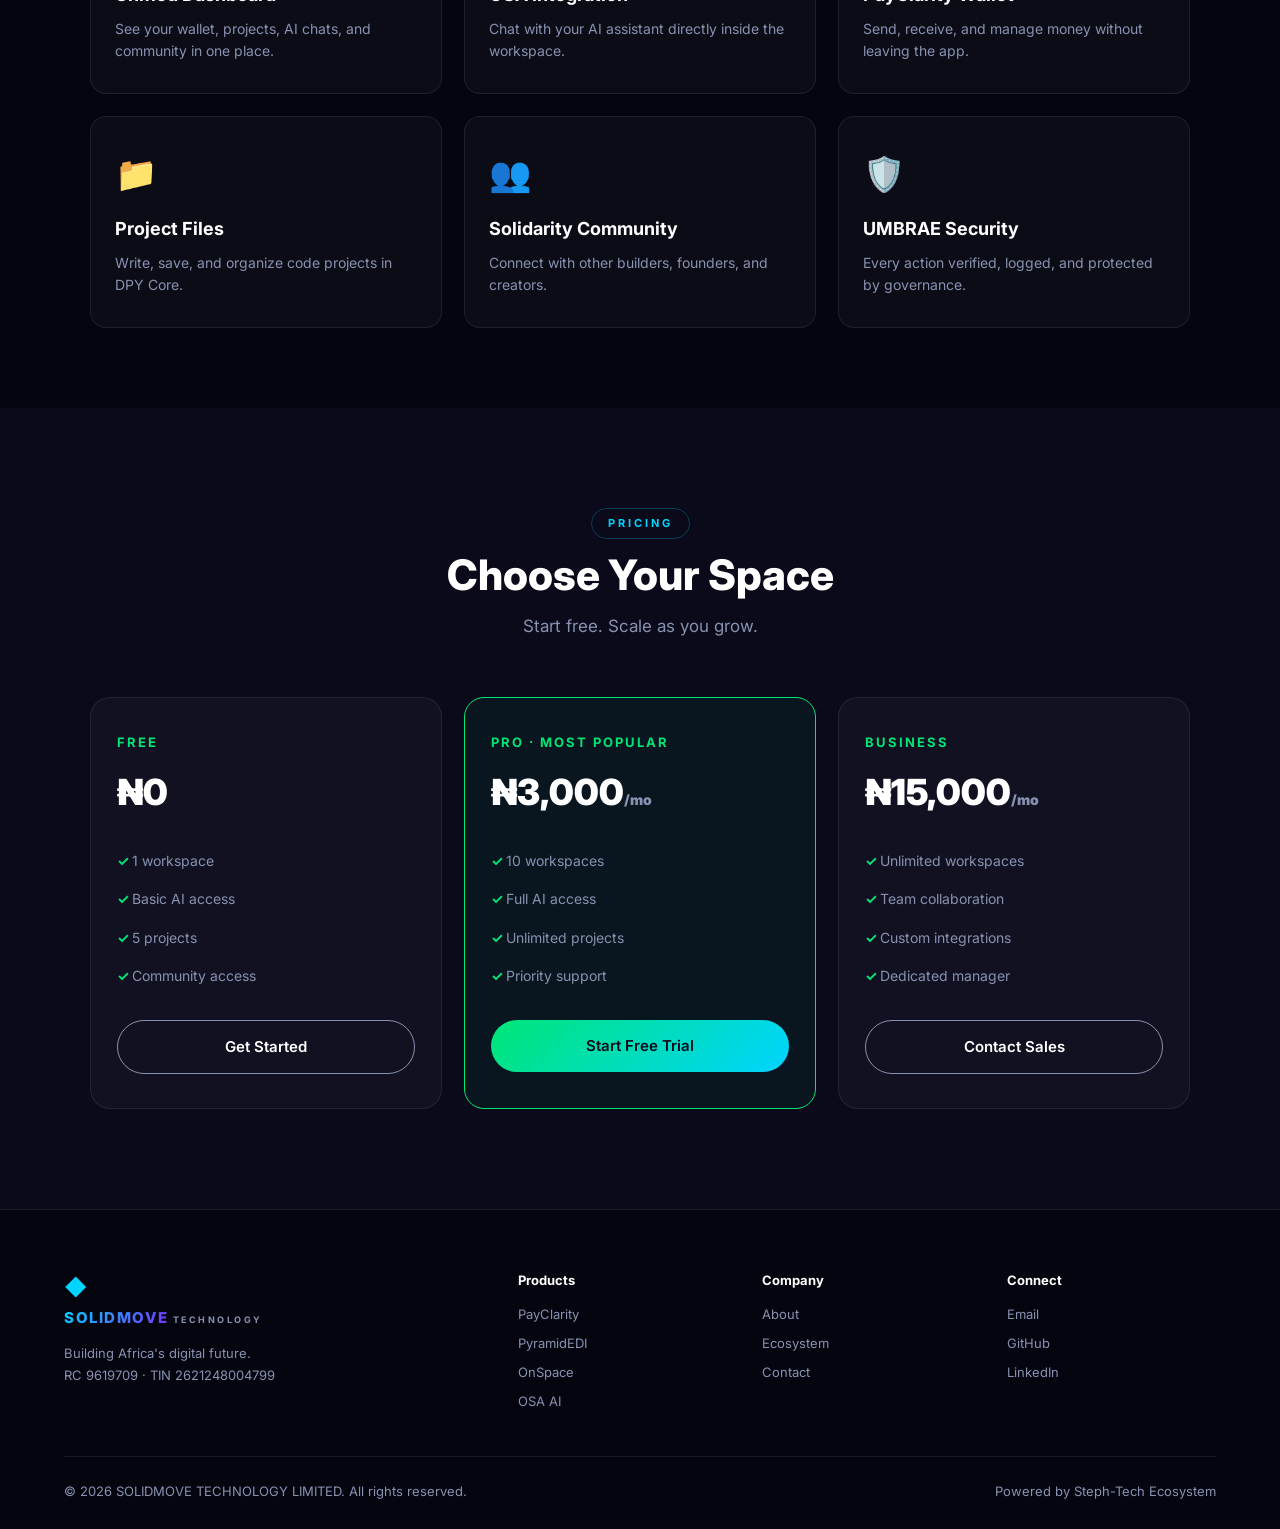
<file: onspace.html>
<!DOCTYPE html>
<html lang="en">
<head>
<meta charset="UTF-8">
<meta name="viewport" content="width=device-width, initial-scale=1.0">
<title>OnSpace — Digital Workspace for the Steph-Tech Ecosystem</title>
<link rel="stylesheet" href="style.css">
<link href="https://fonts.googleapis.com/css2?family=Inter:wght@300;400;600;700;800;900&display=swap" rel="stylesheet">
<style>
.os-hero{padding:140px 0 80px;text-align:center}
.os-badge{display:inline-block;font-size:11px;font-weight:700;letter-spacing:1.5px;color:#00e676;padding:7px 16px;background:rgba(0,230,118,0.08);border:1px solid rgba(0,230,118,0.25);border-radius:50px;margin-bottom:24px}
.os-hero h1{font-size:56px;font-weight:900;line-height:1.05;margin-bottom:22px;letter-spacing:-1.5px}
.highlight-green{background:linear-gradient(135deg,#00e676,#00d4ff);-webkit-background-clip:text;-webkit-text-fill-color:transparent}
.os-sub{font-size:18px;color:#8892b0;margin-bottom:32px;max-width:620px;margin-left:auto;margin-right:auto}
.btn-os{display:inline-block;padding:14px 32px;font-size:15px;font-weight:600;color:#0a0a1a;background:linear-gradient(135deg,#00e676,#00d4ff);border-radius:50px;text-decoration:none;margin:0 8px 12px}
.btn-os-out{display:inline-block;padding:14px 32px;font-size:15px;font-weight:600;color:#fff;background:transparent;border:1px solid #8892b0;border-radius:50px;text-decoration:none;margin:0 8px 12px}

.os-mockup{display:flex;justify-content:center;margin:40px auto 80px;padding:0 20px}
.os-window{width:100%;max-width:780px;background:#0d0d1f;border:1px solid rgba(0,230,118,0.25);border-radius:16px;overflow:hidden;box-shadow:0 30px 80px rgba(0,230,118,0.12)}
.os-bar{display:flex;align-items:center;gap:8px;padding:12px 16px;background:#12122a;border-bottom:1px solid rgba(255,255,255,0.06)}
.os-dot{width:12px;height:12px;border-radius:50%}
.os-dot.r{background:#ff5f56}.os-dot.y{background:#ffbd2e}.os-dot.g{background:#27c93f}
.os-title{margin-left:12px;font-size:12px;color:#8892b0;font-weight:600}
.os-app{display:grid;grid-template-columns:60px 1fr;min-height:380px}
.os-side{padding:16px 0;background:#0a0a1a;border-right:1px solid rgba(255,255,255,0.06);display:flex;flex-direction:column;align-items:center;gap:18px}
.os-nav{width:36px;height:36px;display:flex;align-items:center;justify-content:center;background:rgba(255,255,255,0.04);border-radius:10px;font-size:16px;cursor:pointer}
.os-nav.active{background:linear-gradient(135deg,#00e676,#00d4ff);color:#0a0a1a}
.os-main{padding:20px}
.os-greeting{font-size:18px;font-weight:700;margin-bottom:4px}
.os-greeting-sub{font-size:13px;color:#8892b0;margin-bottom:20px}
.os-widgets{display:grid;grid-template-columns:1fr 1fr;gap:12px;margin-bottom:16px}
.os-widget{padding:16px;background:rgba(255,255,255,0.03);border:1px solid rgba(255,255,255,0.08);border-radius:12px}
.os-widget .label{font-size:10px;font-weight:700;letter-spacing:1.5px;color:#8892b0;text-transform:uppercase;margin-bottom:8px}
.os-widget .value{font-size:22px;font-weight:800;color:#fff}
.os-widget .value.green{color:#00e676}
.os-widget .value.cyan{color:#00d4ff}
.os-feed{padding:14px;background:rgba(0,230,118,0.04);border:1px solid rgba(0,230,118,0.15);border-radius:12px}
.os-feed-label{font-size:10px;font-weight:700;letter-spacing:1.5px;color:#00e676;margin-bottom:10px}
.os-feed-item{font-size:12px;color:#c7d1e8;padding:5px 0;border-bottom:1px solid rgba(255,255,255,0.04)}
.os-feed-item:last-child{border:none}

.os-features{padding:80px 0;background:#050510}
.os-grid{display:grid;grid-template-columns:repeat(3,1fr);gap:22px;max-width:1100px;margin:40px auto 0}
.os-card{padding:30px 24px;background:rgba(255,255,255,0.03);border:1px solid rgba(255,255,255,0.08);border-radius:16px}
.os-card .ico{font-size:34px;margin-bottom:14px}
.os-card h3{font-size:18px;font-weight:700;margin-bottom:8px;color:#fff}
.os-card p{font-size:14px;color:#8892b0}

.os-price{padding:100px 0;text-align:center}
.os-plans{display:grid;grid-template-columns:repeat(3,1fr);gap:22px;max-width:1100px;margin:40px auto 0}
.os-plan{padding:34px 26px;background:rgba(255,255,255,0.03);border:1px solid rgba(255,255,255,0.08);border-radius:20px;text-align:left}
.os-plan.feat{border-color:#00e676;background:rgba(0,230,118,0.05)}
.os-plan .name{font-size:13px;font-weight:700;letter-spacing:2px;color:#00e676;text-transform:uppercase;margin-bottom:12px}
.os-plan .price{font-size:36px;font-weight:900;color:#fff;margin-bottom:20px}
.os-plan ul{list-style:none;padding:0;margin-bottom:24px}
.os-plan li{font-size:14px;color:#8892b0;padding:8px 0}
.os-plan li::before{content:'✓ ';color:#00e676;font-weight:700}
.os-plan .btn-os,.os-plan .btn-os-out{width:100%;text-align:center;box-sizing:border-box;display:block;margin:0}

@media(max-width:768px){
.os-hero h1{font-size:34px}
.os-grid,.os-plans{grid-template-columns:1fr}
.os-widgets{grid-template-columns:1fr}
}
</style>
</head>
<body>

<nav class="navbar">
<div class="container">
<a href="index.html" class="nav-brand">
<div class="logo-icon">◆</div>
<div class="brand-text">
<span class="logo-text">SOLIDMOVE</span>
<span class="logo-sub">TECHNOLOGY</span>
</div>
</a>
<ul class="nav-links">
<li><a href="index.html">Home</a></li>
<li><a href="index.html#ecosystem">Ecosystem</a></li>
<li><a href="index.html#pillars">Products</a></li>
<li><a href="index.html#about">About</a></li>
<li><a href="index.html#contact" class="nav-cta">Contact</a></li>
</ul>
<div class="hamburger"><span></span><span></span><span></span></div>
</div>
</nav>

<section class="os-hero">
<div class="container">
<div class="os-badge">● OnSpace · Digital Workspace</div>
<h1>One Space.<br><span class="highlight-green">Everything Connected.</span></h1>
<p class="os-sub">Projects, AI, payments, and community — all in one unified workspace, governed by DPY and protected by UMBRAE.</p>
<a href="#pricing" class="btn-os">Open OnSpace →</a>
<a href="#features" class="btn-os-out">Explore</a>
</div>
</section>

<section class="os-mockup">
<div class="os-window">
<div class="os-bar">
<span class="os-dot r"></span><span class="os-dot y"></span><span class="os-dot g"></span>
<span class="os-title">onspace.ai · SolidMove workspace</span>
</div>
<div class="os-app">
<div class="os-side">
<div class="os-nav active">🏠</div>
<div class="os-nav">🧠</div>
<div class="os-nav">💳</div>
<div class="os-nav">📁</div>
<div class="os-nav">👥</div>
</div>
<div class="os-main">
<div class="os-greeting">Hello, Stephen</div>
<div class="os-greeting-sub">Welcome back to your workspace</div>
<div class="os-widgets">
<div class="os-widget">
<div class="label">Wallet Balance</div>
<div class="value green">₦2,540,600</div>
</div>
<div class="os-widget">
<div class="label">Projects</div>
<div class="value cyan">12</div>
</div>
<div class="os-widget">
<div class="label">AI Chats</div>
<div class="value">48</div>
</div>
<div class="os-widget">
<div class="label">Community</div>
<div class="value">4,312</div>
</div>
</div>
<div class="os-feed">
<div class="os-feed-label">● LIVE ACTIVITY</div>
<div class="os-feed-item">💰 Payment received from Jane Cooper — +₦250,000</div>
<div class="os-feed-item">🧠 OSA generated 3 code suggestions</div>
<div class="os-feed-item">👥 New member joined Solidarity</div>
</div>
</div>
</div>
</div>
</section>

<section id="features" class="os-features">
<div class="container">
<div class="section-header">
<span class="section-tag">Core Features</span>
<h2>Your Digital Headquarters</h2>
<p>Everything you need, in one governed space.</p>
</div>
<div class="os-grid">
<div class="os-card"><div class="ico">🏠</div><h3>Unified Dashboard</h3><p>See your wallet, projects, AI chats, and community in one place.</p></div>
<div class="os-card"><div class="ico">🧠</div><h3>OSA Integration</h3><p>Chat with your AI assistant directly inside the workspace.</p></div>
<div class="os-card"><div class="ico">💳</div><h3>PayClarity Wallet</h3><p>Send, receive, and manage money without leaving the app.</p></div>
<div class="os-card"><div class="ico">📁</div><h3>Project Files</h3><p>Write, save, and organize code projects in DPY Core.</p></div>
<div class="os-card"><div class="ico">👥</div><h3>Solidarity Community</h3><p>Connect with other builders, founders, and creators.</p></div>
<div class="os-card"><div class="ico">🛡️</div><h3>UMBRAE Security</h3><p>Every action verified, logged, and protected by governance.</p></div>
</div>
</div>
</section>

<section id="pricing" class="os-price">
<div class="container">
<div class="section-header">
<span class="section-tag">Pricing</span>
<h2>Choose Your Space</h2>
<p>Start free. Scale as you grow.</p>
</div>
<div class="os-plans">
<div class="os-plan">
<div class="name">Free</div>
<div class="price">₦0</div>
<ul><li>1 workspace</li><li>Basic AI access</li><li>5 projects</li><li>Community access</li></ul>
<a href="#" class="btn-os-out">Get Started</a>
</div>
<div class="os-plan feat">
<div class="name">Pro · Most Popular</div>
<div class="price">₦3,000<span style="font-size:14px;color:#8892b0;">/mo</span></div>
<ul><li>10 workspaces</li><li>Full AI access</li><li>Unlimited projects</li><li>Priority support</li></ul>
<a href="#" class="btn-os">Start Free Trial</a>
</div>
<div class="os-plan">
<div class="name">Business</div>
<div class="price">₦15,000<span style="font-size:14px;color:#8892b0;">/mo</span></div>
<ul><li>Unlimited workspaces</li><li>Team collaboration</li><li>Custom integrations</li><li>Dedicated manager</li></ul>
<a href="#" class="btn-os-out">Contact Sales</a>
</div>
</div>
</div>
</section>

<footer class="footer">
<div class="container">
<div class="footer-grid">
<div class="footer-brand">
<div class="logo-icon">◆</div>
<span class="logo-text">SOLIDMOVE</span>
<span class="logo-sub">TECHNOLOGY</span>
<p>Building Africa's digital future.<br>RC 9619709 · TIN 2621248004799</p>
</div>
<div class="footer-links">
<h4>Products</h4>
<a href="payclarity.html">PayClarity</a>
<a href="pyramidedi.html">PyramidEDI</a>
<a href="onspace.html">OnSpace</a>
<a href="#">OSA AI</a>
</div>
<div class="footer-links">
<h4>Company</h4>
<a href="index.html#about">About</a>
<a href="index.html#ecosystem">Ecosystem</a>
<a href="index.html#contact">Contact</a>
</div>
<div class="footer-links">
<h4>Connect</h4>
<a href="mailto:solidmovetechnologylimited@gmail.com">Email</a>
<a href="https://github.com/Solidmove-Technology-Limited" target="_blank">GitHub</a>
<a href="https://www.linkedin.com/in/stephen-osabuohein-3a897a393" target="_blank">LinkedIn</a>
</div>
</div>
<div class="footer-bottom">
<p>© 2026 SOLIDMOVE TECHNOLOGY LIMITED. All rights reserved.</p>
<p>Powered by Steph-Tech Ecosystem</p>
</div>
</div>
</footer>

<script src="script.js"></script>
</body>
  </html>
</file>
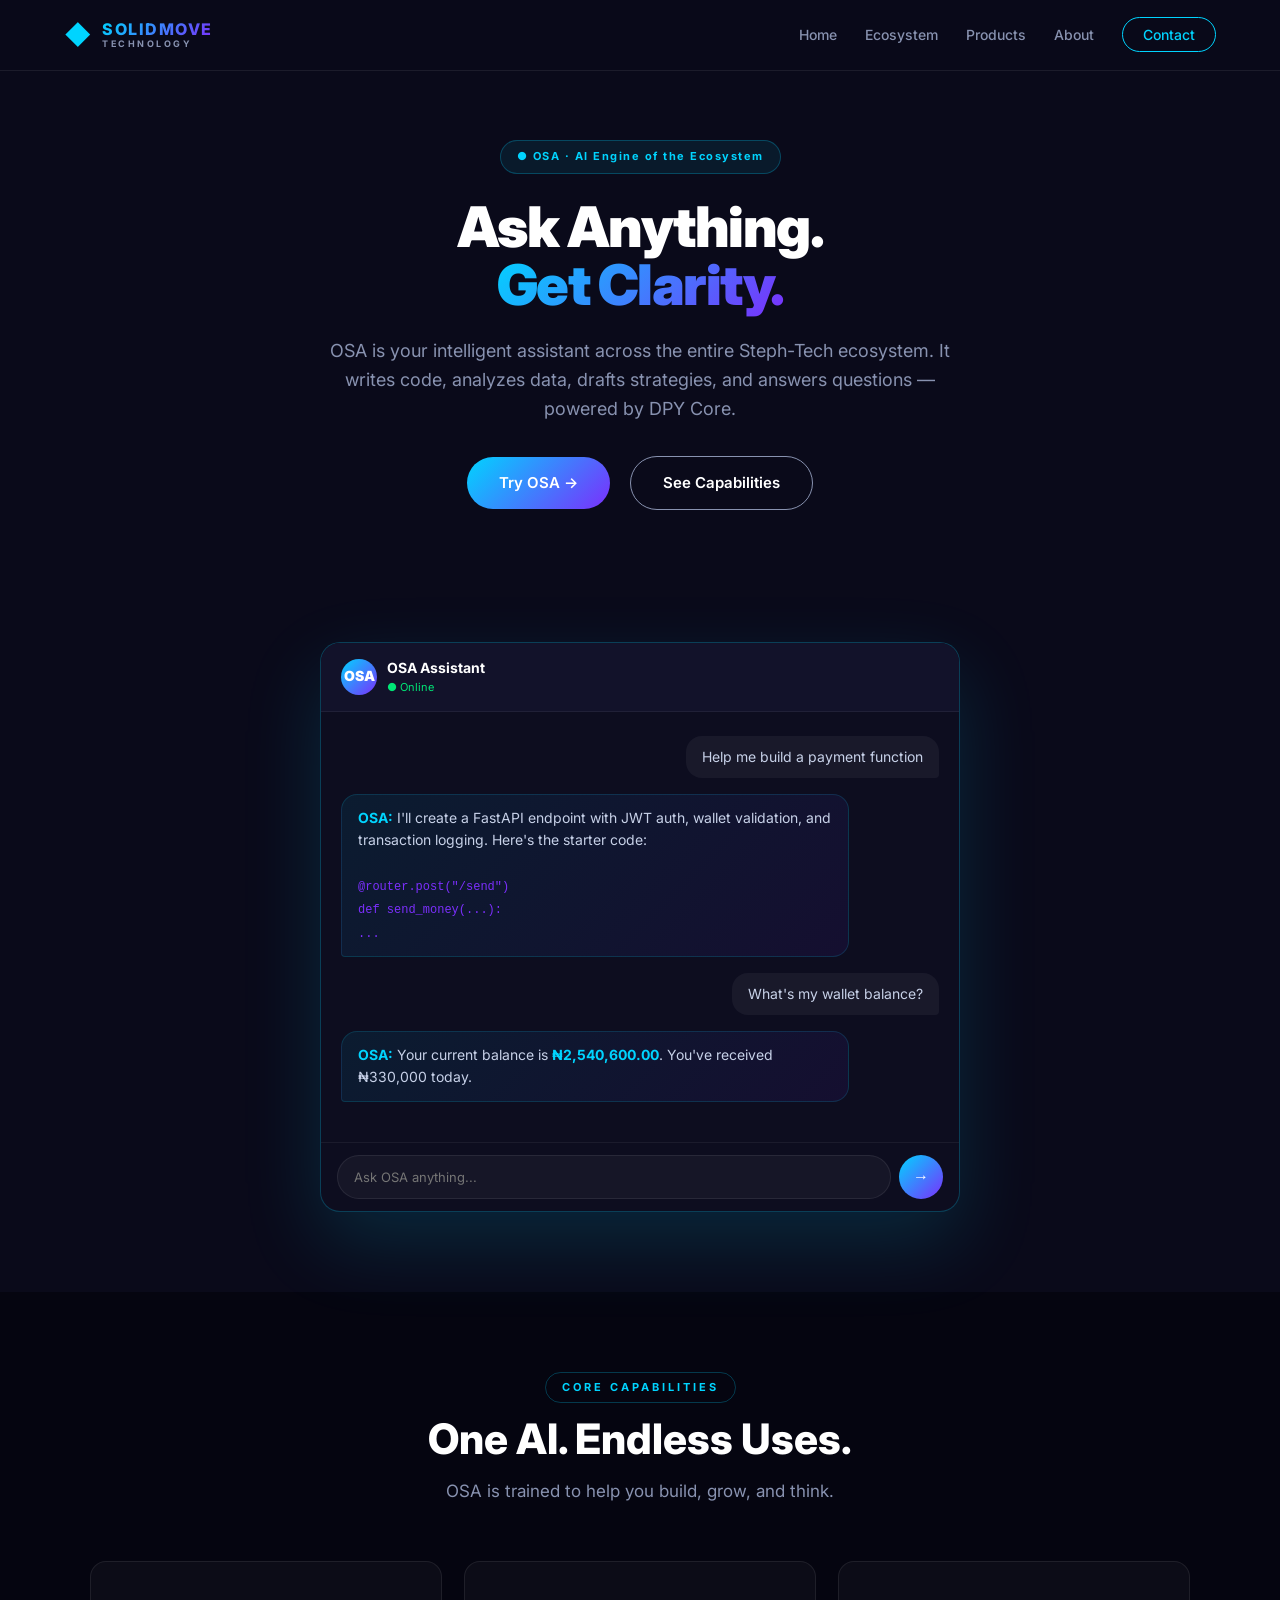
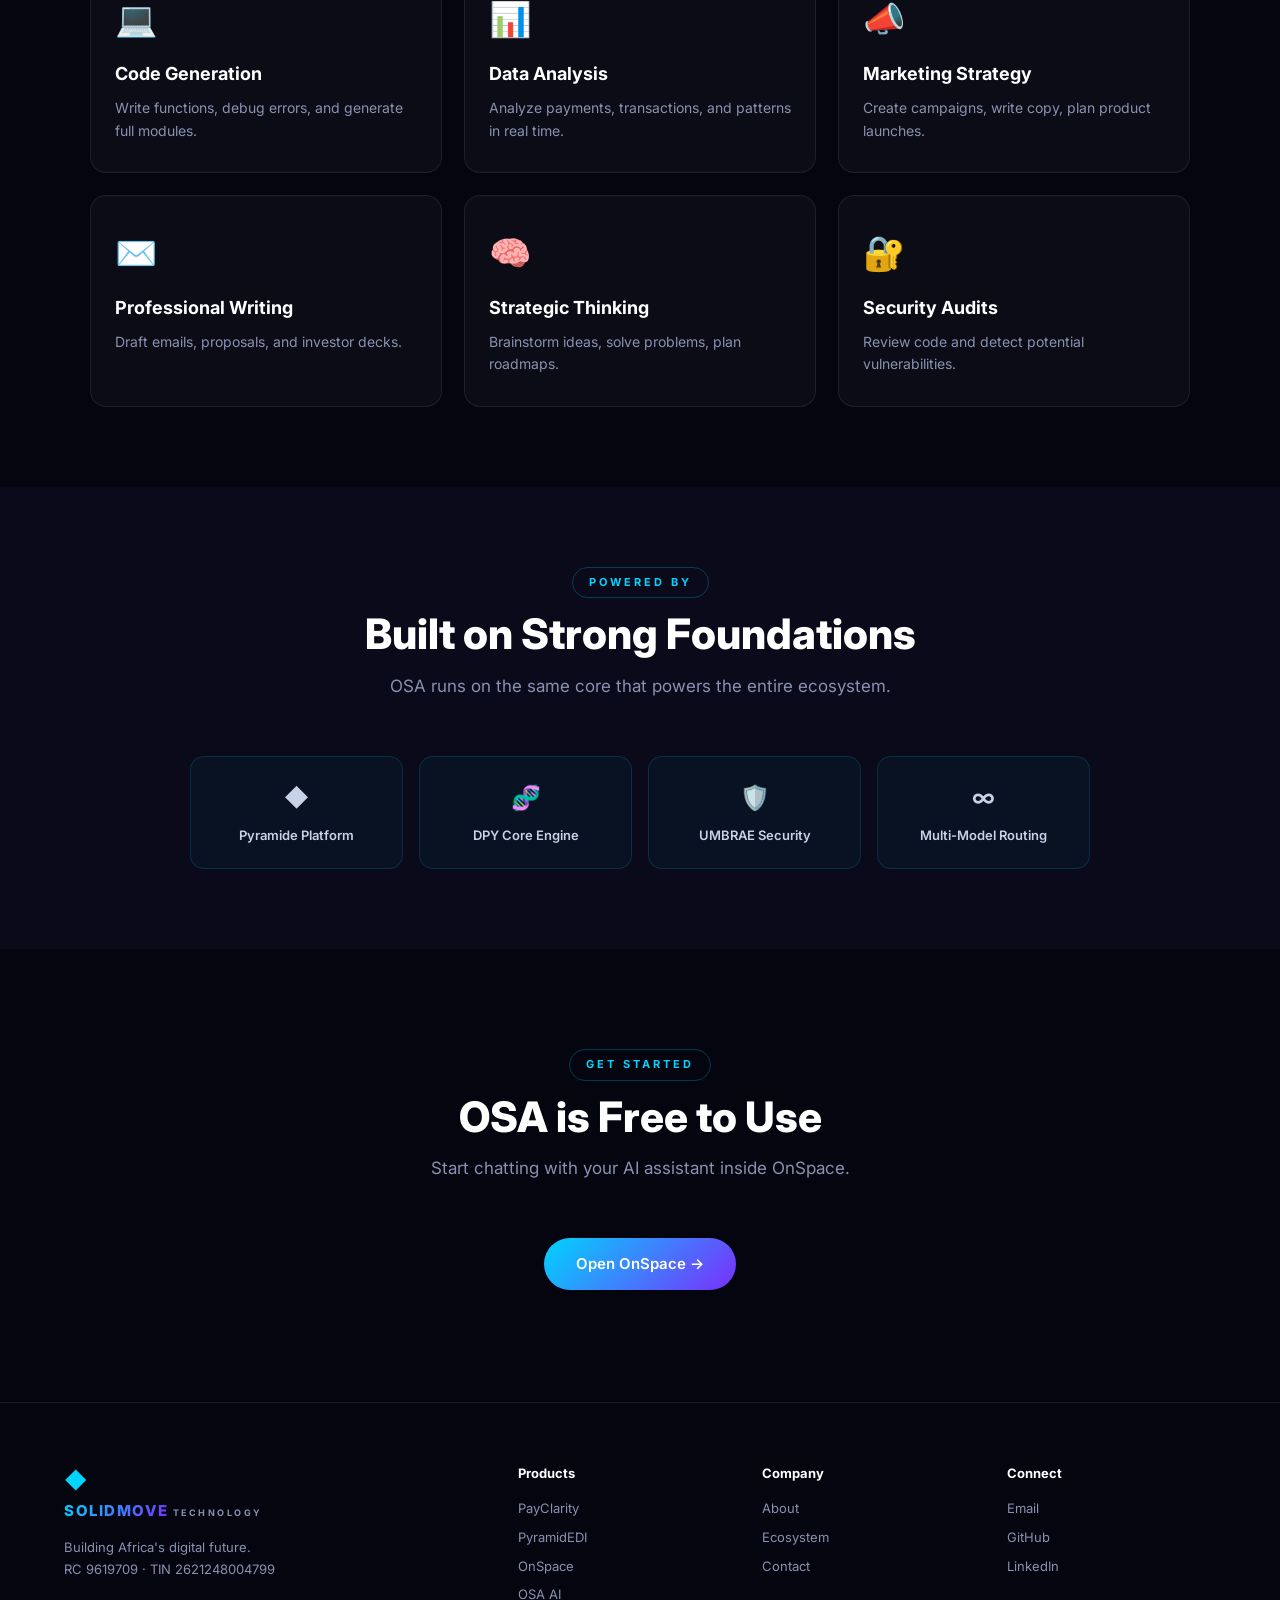
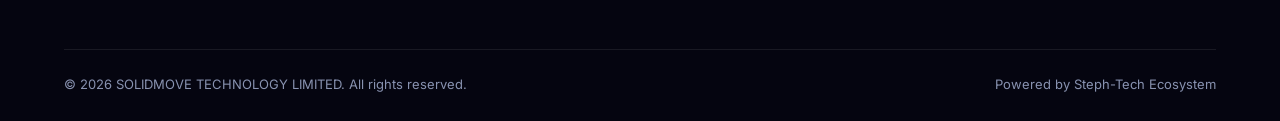
<file: osa.html>
<!DOCTYPE html>
<html lang="en">
<head>
<meta charset="UTF-8">
<meta name="viewport" content="width=device-width, initial-scale=1.0">
<title>OSA — Your Intelligent AI Assistant</title>
<link rel="stylesheet" href="style.css">
<link href="https://fonts.googleapis.com/css2?family=Inter:wght@300;400;600;700;800;900&display=swap" rel="stylesheet">
<style>
.osa-hero{padding:140px 0 80px;text-align:center}
.osa-badge{display:inline-block;font-size:11px;font-weight:700;letter-spacing:1.5px;color:#00d4ff;padding:7px 16px;background:rgba(0,212,255,0.08);border:1px solid rgba(0,212,255,0.25);border-radius:50px;margin-bottom:24px}
.osa-hero h1{font-size:56px;font-weight:900;line-height:1.05;margin-bottom:22px;letter-spacing:-1.5px}
.highlight-osa{background:linear-gradient(135deg,#00d4ff,#7b2ffc);-webkit-background-clip:text;-webkit-text-fill-color:transparent}
.osa-sub{font-size:18px;color:#8892b0;margin-bottom:32px;max-width:620px;margin-left:auto;margin-right:auto}
.btn-osa{display:inline-block;padding:14px 32px;font-size:15px;font-weight:600;color:#0a0a1a;background:linear-gradient(135deg,#00d4ff,#7b2ffc);border-radius:50px;text-decoration:none;margin:0 8px 12px;color:#fff}
.btn-osa-out{display:inline-block;padding:14px 32px;font-size:15px;font-weight:600;color:#fff;background:transparent;border:1px solid #8892b0;border-radius:50px;text-decoration:none;margin:0 8px 12px}

.osa-chat{display:flex;justify-content:center;margin:40px auto 80px;padding:0 20px}
.osa-window{width:100%;max-width:640px;background:#0d0d1f;border:1px solid rgba(0,212,255,0.25);border-radius:20px;overflow:hidden;box-shadow:0 30px 80px rgba(0,212,255,0.15)}
.osa-bar{display:flex;align-items:center;gap:10px;padding:14px 20px;background:#12122a;border-bottom:1px solid rgba(255,255,255,0.06)}
.osa-avatar{width:36px;height:36px;border-radius:50%;background:linear-gradient(135deg,#00d4ff,#7b2ffc);display:flex;align-items:center;justify-content:center;color:#fff;font-weight:900;font-size:14px}
.osa-name{font-size:14px;font-weight:700;color:#fff}
.osa-status{font-size:11px;color:#00e676}
.osa-body{padding:24px 20px;min-height:280px}
.osa-msg{margin-bottom:16px;font-size:14px;line-height:1.6}
.osa-msg.user{text-align:right}
.osa-msg.user span{display:inline-block;padding:10px 16px;background:rgba(255,255,255,0.05);border-radius:16px 16px 4px 16px;color:#c7d1e8;max-width:80%;text-align:left}
.osa-msg.ai span{display:inline-block;padding:12px 16px;background:linear-gradient(135deg,rgba(0,212,255,0.08),rgba(123,47,252,0.08));border:1px solid rgba(0,212,255,0.15);border-radius:16px 16px 16px 4px;color:#c7d1e8;max-width:85%;text-align:left}
.osa-msg.ai span strong{color:#00d4ff}
.osa-input{display:flex;gap:8px;padding:12px 16px;border-top:1px solid rgba(255,255,255,0.06)}
.osa-input input{flex:1;padding:12px 16px;background:rgba(255,255,255,0.04);border:1px solid rgba(255,255,255,0.08);border-radius:24px;color:#fff;font-family:inherit;font-size:13px}
.osa-input button{width:44px;height:44px;border-radius:50%;border:none;background:linear-gradient(135deg,#00d4ff,#7b2ffc);color:#fff;font-size:16px;cursor:pointer}

.osa-features{padding:80px 0;background:#050510}
.osa-grid{display:grid;grid-template-columns:repeat(3,1fr);gap:22px;max-width:1100px;margin:40px auto 0}
.osa-card{padding:30px 24px;background:rgba(255,255,255,0.03);border:1px solid rgba(255,255,255,0.08);border-radius:16px}
.osa-card .ico{font-size:34px;margin-bottom:14px}
.osa-card h3{font-size:18px;font-weight:700;margin-bottom:8px;color:#fff}
.osa-card p{font-size:14px;color:#8892b0}

.osa-cap{padding:80px 0;text-align:center}
.osa-cap-grid{display:grid;grid-template-columns:repeat(4,1fr);gap:16px;max-width:900px;margin:40px auto 0}
.osa-chip{padding:22px 14px;background:rgba(0,212,255,0.04);border:1px solid rgba(0,212,255,0.15);border-radius:14px;font-size:13px;font-weight:600;color:#c7d1e8}
.osa-chip .em{font-size:24px;display:block;margin-bottom:8px}

.osa-cta{padding:100px 0;background:#050510;text-align:center}

@media(max-width:768px){
.osa-hero h1{font-size:34px}
.osa-grid{grid-template-columns:1fr}
.osa-cap-grid{grid-template-columns:1fr 1fr}
}
</style>
</head>
<body>

<nav class="navbar">
<div class="container">
<a href="index.html" class="nav-brand">
<div class="logo-icon">◆</div>
<div class="brand-text">
<span class="logo-text">SOLIDMOVE</span>
<span class="logo-sub">TECHNOLOGY</span>
</div>
</a>
<ul class="nav-links">
<li><a href="index.html">Home</a></li>
<li><a href="index.html#ecosystem">Ecosystem</a></li>
<li><a href="index.html#pillars">Products</a></li>
<li><a href="index.html#about">About</a></li>
<li><a href="index.html#contact" class="nav-cta">Contact</a></li>
</ul>
<div class="hamburger"><span></span><span></span><span></span></div>
</div>
</nav>

<section class="osa-hero">
<div class="container">
<div class="osa-badge">● OSA · AI Engine of the Ecosystem</div>
<h1>Ask Anything.<br><span class="highlight-osa">Get Clarity.</span></h1>
<p class="osa-sub">OSA is your intelligent assistant across the entire Steph-Tech ecosystem. It writes code, analyzes data, drafts strategies, and answers questions — powered by DPY Core.</p>
<a href="#try" class="btn-osa">Try OSA →</a>
<a href="#features" class="btn-osa-out">See Capabilities</a>
</div>
</section>

<section id="try" class="osa-chat">
<div class="osa-window">
<div class="osa-bar">
<div class="osa-avatar">OSA</div>
<div>
<div class="osa-name">OSA Assistant</div>
<div class="osa-status">● Online</div>
</div>
</div>
<div class="osa-body">
<div class="osa-msg user"><span>Help me build a payment function</span></div>
<div class="osa-msg ai"><span><strong>OSA:</strong> I'll create a FastAPI endpoint with JWT auth, wallet validation, and transaction logging. Here's the starter code:<br><br><code style="font-family:monospace;font-size:12px;color:#7b2ffc;">@router.post("/send")<br>def send_money(...):<br>    ...</code></span></div>
<div class="osa-msg user"><span>What's my wallet balance?</span></div>
<div class="osa-msg ai"><span><strong>OSA:</strong> Your current balance is <strong>₦2,540,600.00</strong>. You've received ₦330,000 today.</span></div>
</div>
<div class="osa-input">
<input type="text" placeholder="Ask OSA anything..." readonly>
<button>→</button>
</div>
</div>
</section>

<section id="features" class="osa-features">
<div class="container">
<div class="section-header">
<span class="section-tag">Core Capabilities</span>
<h2>One AI. Endless Uses.</h2>
<p>OSA is trained to help you build, grow, and think.</p>
</div>
<div class="osa-grid">
<div class="osa-card"><div class="ico">💻</div><h3>Code Generation</h3><p>Write functions, debug errors, and generate full modules.</p></div>
<div class="osa-card"><div class="ico">📊</div><h3>Data Analysis</h3><p>Analyze payments, transactions, and patterns in real time.</p></div>
<div class="osa-card"><div class="ico">📣</div><h3>Marketing Strategy</h3><p>Create campaigns, write copy, plan product launches.</p></div>
<div class="osa-card"><div class="ico">✉️</div><h3>Professional Writing</h3><p>Draft emails, proposals, and investor decks.</p></div>
<div class="osa-card"><div class="ico">🧠</div><h3>Strategic Thinking</h3><p>Brainstorm ideas, solve problems, plan roadmaps.</p></div>
<div class="osa-card"><div class="ico">🔐</div><h3>Security Audits</h3><p>Review code and detect potential vulnerabilities.</p></div>
</div>
</div>
</section>

<section class="osa-cap">
<div class="container">
<div class="section-header">
<span class="section-tag">Powered By</span>
<h2>Built on Strong Foundations</h2>
<p>OSA runs on the same core that powers the entire ecosystem.</p>
</div>
<div class="osa-cap-grid">
<div class="osa-chip"><span class="em">◆</span>Pyramide Platform</div>
<div class="osa-chip"><span class="em">🧬</span>DPY Core Engine</div>
<div class="osa-chip"><span class="em">🛡️</span>UMBRAE Security</div>
<div class="osa-chip"><span class="em">∞</span>Multi-Model Routing</div>
</div>
</div>
</section>

<section class="osa-cta">
<div class="container">
<div class="section-header">
<span class="section-tag">Get Started</span>
<h2>OSA is Free to Use</h2>
<p>Start chatting with your AI assistant inside OnSpace.</p>
</div>
<a href="onspace.html" class="btn-osa">Open OnSpace →</a>
</div>
</section>

<footer class="footer">
<div class="container">
<div class="footer-grid">
<div class="footer-brand">
<div class="logo-icon">◆</div>
<span class="logo-text">SOLIDMOVE</span>
<span class="logo-sub">TECHNOLOGY</span>
<p>Building Africa's digital future.<br>RC 9619709 · TIN 2621248004799</p>
</div>
<div class="footer-links">
<h4>Products</h4>
<a href="payclarity.html">PayClarity</a>
<a href="pyramidedi.html">PyramidEDI</a>
<a href="onspace.html">OnSpace</a>
<a href="osa.html">OSA AI</a>
</div>
<div class="footer-links">
<h4>Company</h4>
<a href="index.html#about">About</a>
<a href="index.html#ecosystem">Ecosystem</a>
<a href="index.html#contact">Contact</a>
</div>
<div class="footer-links">
<h4>Connect</h4>
<a href="mailto:solidmovetechnologylimited@gmail.com">Email</a>
<a href="https://github.com/Solidmove-Technology-Limited" target="_blank">GitHub</a>
<a href="https://www.linkedin.com/in/stephen-osabuohein-3a897a393" target="_blank">LinkedIn</a>
</div>
</div>
<div class="footer-bottom">
<p>© 2026 SOLIDMOVE TECHNOLOGY LIMITED. All rights reserved.</p>
<p>Powered by Steph-Tech Ecosystem</p>
</div>
</div>
</footer>

<script src="script.js"></script>
</body>
  </html>
</file>
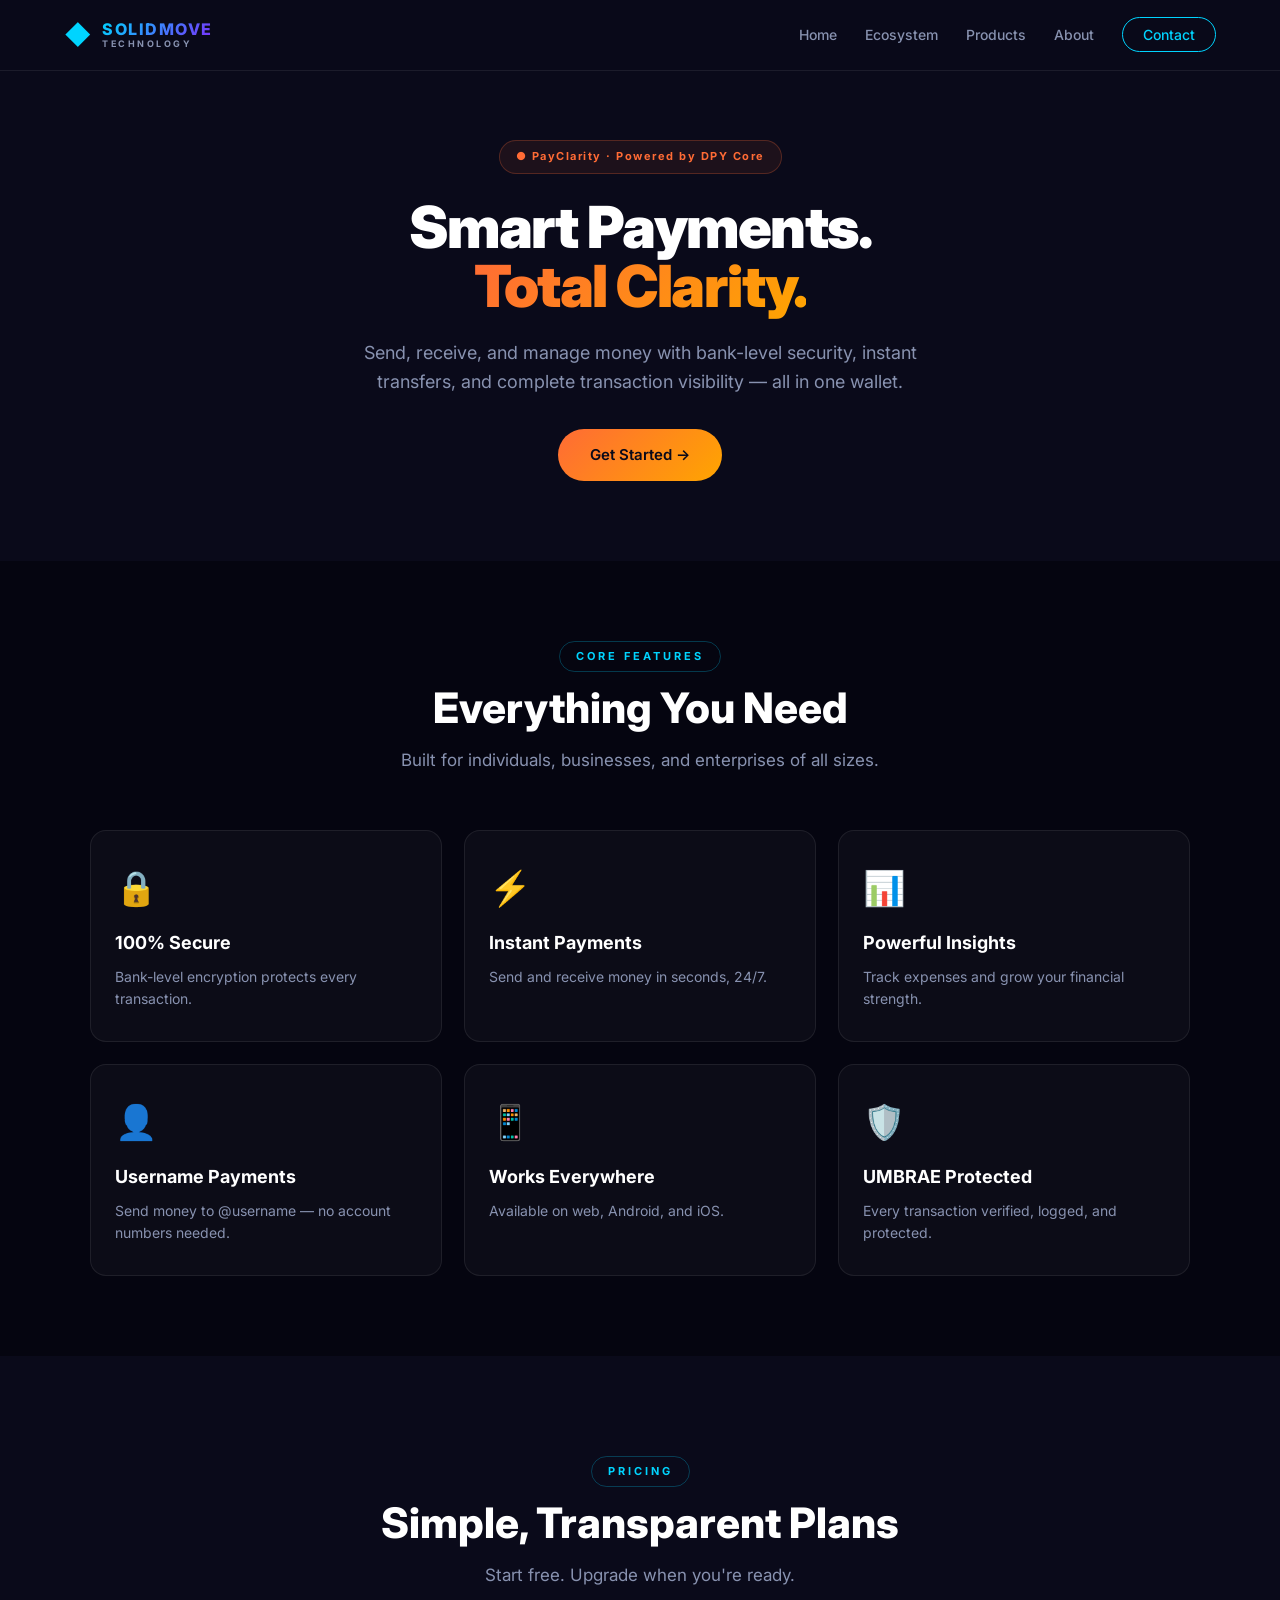
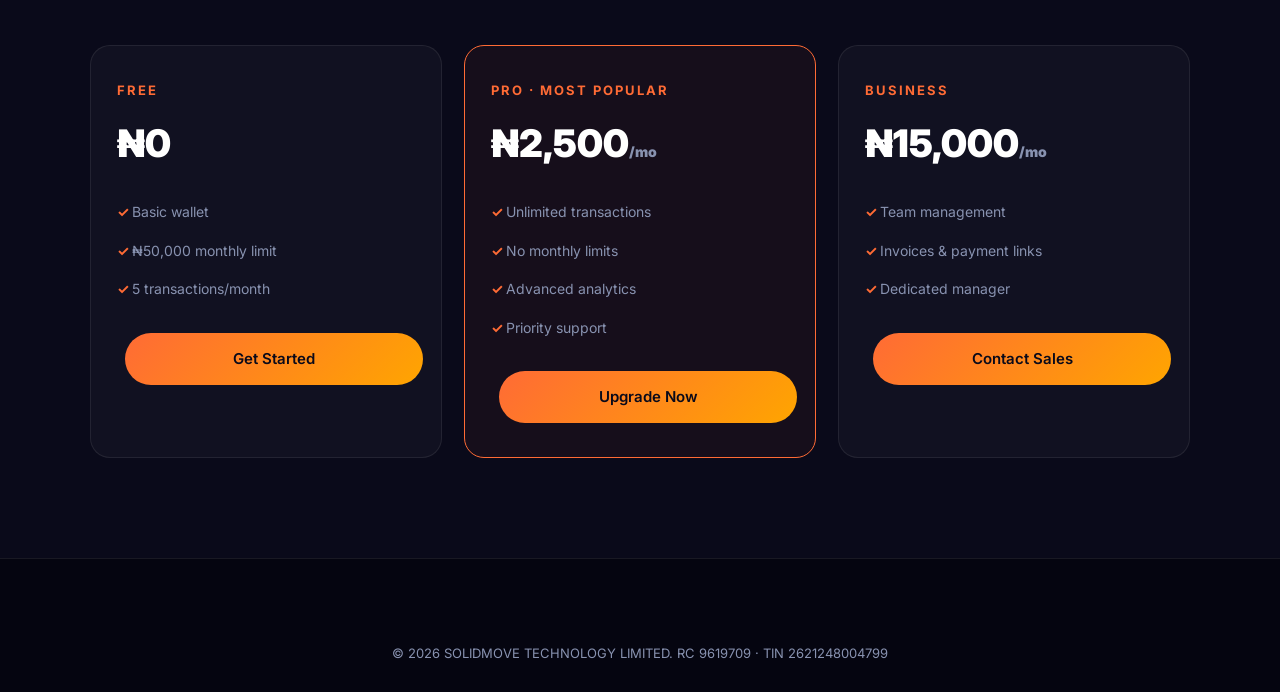
<file: payclarity.html>
<!DOCTYPE html>
<html lang="en">
<head>
<meta charset="UTF-8">
<meta name="viewport" content="width=device-width, initial-scale=1.0">
<title>PayClarity – Smart Payments. Total Clarity.</title>
<link rel="stylesheet" href="style.css">
<link href="https://fonts.googleapis.com/css2?family=Inter:wght@300;400;600;700;800;900&display=swap" rel="stylesheet">
<style>
.payclarity-hero{padding:140px 0 80px;text-align:center}
.payclarity-badge{display:inline-block;font-size:11px;font-weight:700;letter-spacing:1.5px;color:#ff6b35;padding:7px 16px;background:rgba(255,107,53,0.08);border:1px solid rgba(255,107,53,0.25);border-radius:50px;margin-bottom:24px}
.payclarity-hero h1{font-size:58px;font-weight:900;line-height:1.03;margin-bottom:22px;letter-spacing:-1.5px}
.highlight-orange{background:linear-gradient(135deg,#ff6b35,#ffa500);-webkit-background-clip:text;-webkit-text-fill-color:transparent}
.payclarity-sub{font-size:18px;color:#8892b0;margin-bottom:32px;max-width:600px;margin-left:auto;margin-right:auto}
.btn-pc{display:inline-block;padding:14px 32px;font-size:15px;font-weight:600;color:#0a0a1a;background:linear-gradient(135deg,#ff6b35,#ffa500);border-radius:50px;text-decoration:none;margin:0 8px}
.pc-features{padding:80px 0;background:#050510}
.pc-grid{display:grid;grid-template-columns:repeat(3,1fr);gap:22px;max-width:1100px;margin:40px auto 0}
.pc-card{padding:30px 24px;background:rgba(255,255,255,0.03);border:1px solid rgba(255,255,255,0.08);border-radius:16px}
.pc-card .ico{font-size:34px;margin-bottom:14px}
.pc-card h3{font-size:18px;font-weight:700;margin-bottom:8px;color:#fff}
.pc-card p{font-size:14px;color:#8892b0}
.pc-price{padding:100px 0;text-align:center}
.pc-plans{display:grid;grid-template-columns:repeat(3,1fr);gap:22px;max-width:1100px;margin:40px auto 0}
.pc-plan{padding:34px 26px;background:rgba(255,255,255,0.03);border:1px solid rgba(255,255,255,0.08);border-radius:20px;text-align:left}
.pc-plan.feat{border-color:#ff6b35;background:rgba(255,107,53,0.05)}
.pc-plan .name{font-size:13px;font-weight:700;letter-spacing:2px;color:#ff6b35;text-transform:uppercase;margin-bottom:12px}
.pc-plan .price{font-size:38px;font-weight:900;color:#fff;margin-bottom:20px}
.pc-plan ul{list-style:none;padding:0;margin-bottom:24px}
.pc-plan li{font-size:14px;color:#8892b0;padding:8px 0}
.pc-plan li::before{content:'✓ ';color:#ff6b35;font-weight:700}
@media(max-width:768px){.payclarity-hero h1{font-size:34px}.pc-grid,.pc-plans{grid-template-columns:1fr}}
</style>
</head>
<body>

<nav class="navbar">
<div class="container">
<a href="index.html" class="nav-brand">
<div class="logo-icon">◆</div>
<div class="brand-text">
<span class="logo-text">SOLIDMOVE</span>
<span class="logo-sub">TECHNOLOGY</span>
</div>
</a>
<ul class="nav-links">
<li><a href="index.html">Home</a></li>
<li><a href="index.html#ecosystem">Ecosystem</a></li>
<li><a href="index.html#pillars">Products</a></li>
<li><a href="index.html#about">About</a></li>
<li><a href="index.html#contact" class="nav-cta">Contact</a></li>
</ul>
<div class="hamburger"><span></span><span></span><span></span></div>
</div>
</nav>

<section class="payclarity-hero">
<div class="container">
<div class="payclarity-badge">● PayClarity · Powered by DPY Core</div>
<h1>Smart Payments.<br><span class="highlight-orange">Total Clarity.</span></h1>
<p class="payclarity-sub">Send, receive, and manage money with bank-level security, instant transfers, and complete transaction visibility — all in one wallet.</p>
<a href="#pricing" class="btn-pc">Get Started →</a>
</div>
</section>

<section class="pc-features">
<div class="container">
<div class="section-header">
<span class="section-tag">Core Features</span>
<h2>Everything You Need</h2>
<p>Built for individuals, businesses, and enterprises of all sizes.</p>
</div>
<div class="pc-grid">
<div class="pc-card"><div class="ico">🔒</div><h3>100% Secure</h3><p>Bank-level encryption protects every transaction.</p></div>
<div class="pc-card"><div class="ico">⚡</div><h3>Instant Payments</h3><p>Send and receive money in seconds, 24/7.</p></div>
<div class="pc-card"><div class="ico">📊</div><h3>Powerful Insights</h3><p>Track expenses and grow your financial strength.</p></div>
<div class="pc-card"><div class="ico">👤</div><h3>Username Payments</h3><p>Send money to @username — no account numbers needed.</p></div>
<div class="pc-card"><div class="ico">📱</div><h3>Works Everywhere</h3><p>Available on web, Android, and iOS.</p></div>
<div class="pc-card"><div class="ico">🛡️</div><h3>UMBRAE Protected</h3><p>Every transaction verified, logged, and protected.</p></div>
</div>
</div>
</section>

<section id="pricing" class="pc-price">
<div class="container">
<div class="section-header">
<span class="section-tag">Pricing</span>
<h2>Simple, Transparent Plans</h2>
<p>Start free. Upgrade when you're ready.</p>
</div>
<div class="pc-plans">
<div class="pc-plan">
<div class="name">Free</div>
<div class="price">₦0</div>
<ul><li>Basic wallet</li><li>₦50,000 monthly limit</li><li>5 transactions/month</li></ul>
<a href="#" class="btn-pc" style="width:100%;text-align:center;box-sizing:border-box;">Get Started</a>
</div>
<div class="pc-plan feat">
<div class="name">Pro · Most Popular</div>
<div class="price">₦2,500<span style="font-size:14px;color:#8892b0;">/mo</span></div>
<ul><li>Unlimited transactions</li><li>No monthly limits</li><li>Advanced analytics</li><li>Priority support</li></ul>
<a href="#" class="btn-pc" style="width:100%;text-align:center;box-sizing:border-box;">Upgrade Now</a>
</div>
<div class="pc-plan">
<div class="name">Business</div>
<div class="price">₦15,000<span style="font-size:14px;color:#8892b0;">/mo</span></div>
<ul><li>Team management</li><li>Invoices & payment links</li><li>Dedicated manager</li></ul>
<a href="#" class="btn-pc" style="width:100%;text-align:center;box-sizing:border-box;">Contact Sales</a>
</div>
</div>
</div>
</section>

<footer class="footer">
<div class="container">
<div class="footer-bottom" style="border:none;text-align:center;justify-content:center;">
<p>© 2026 SOLIDMOVE TECHNOLOGY LIMITED. RC 9619709 · TIN 2621248004799</p>
</div>
</div>
</footer>

<script src="script.js"></script>
</body>
</html>
</file>
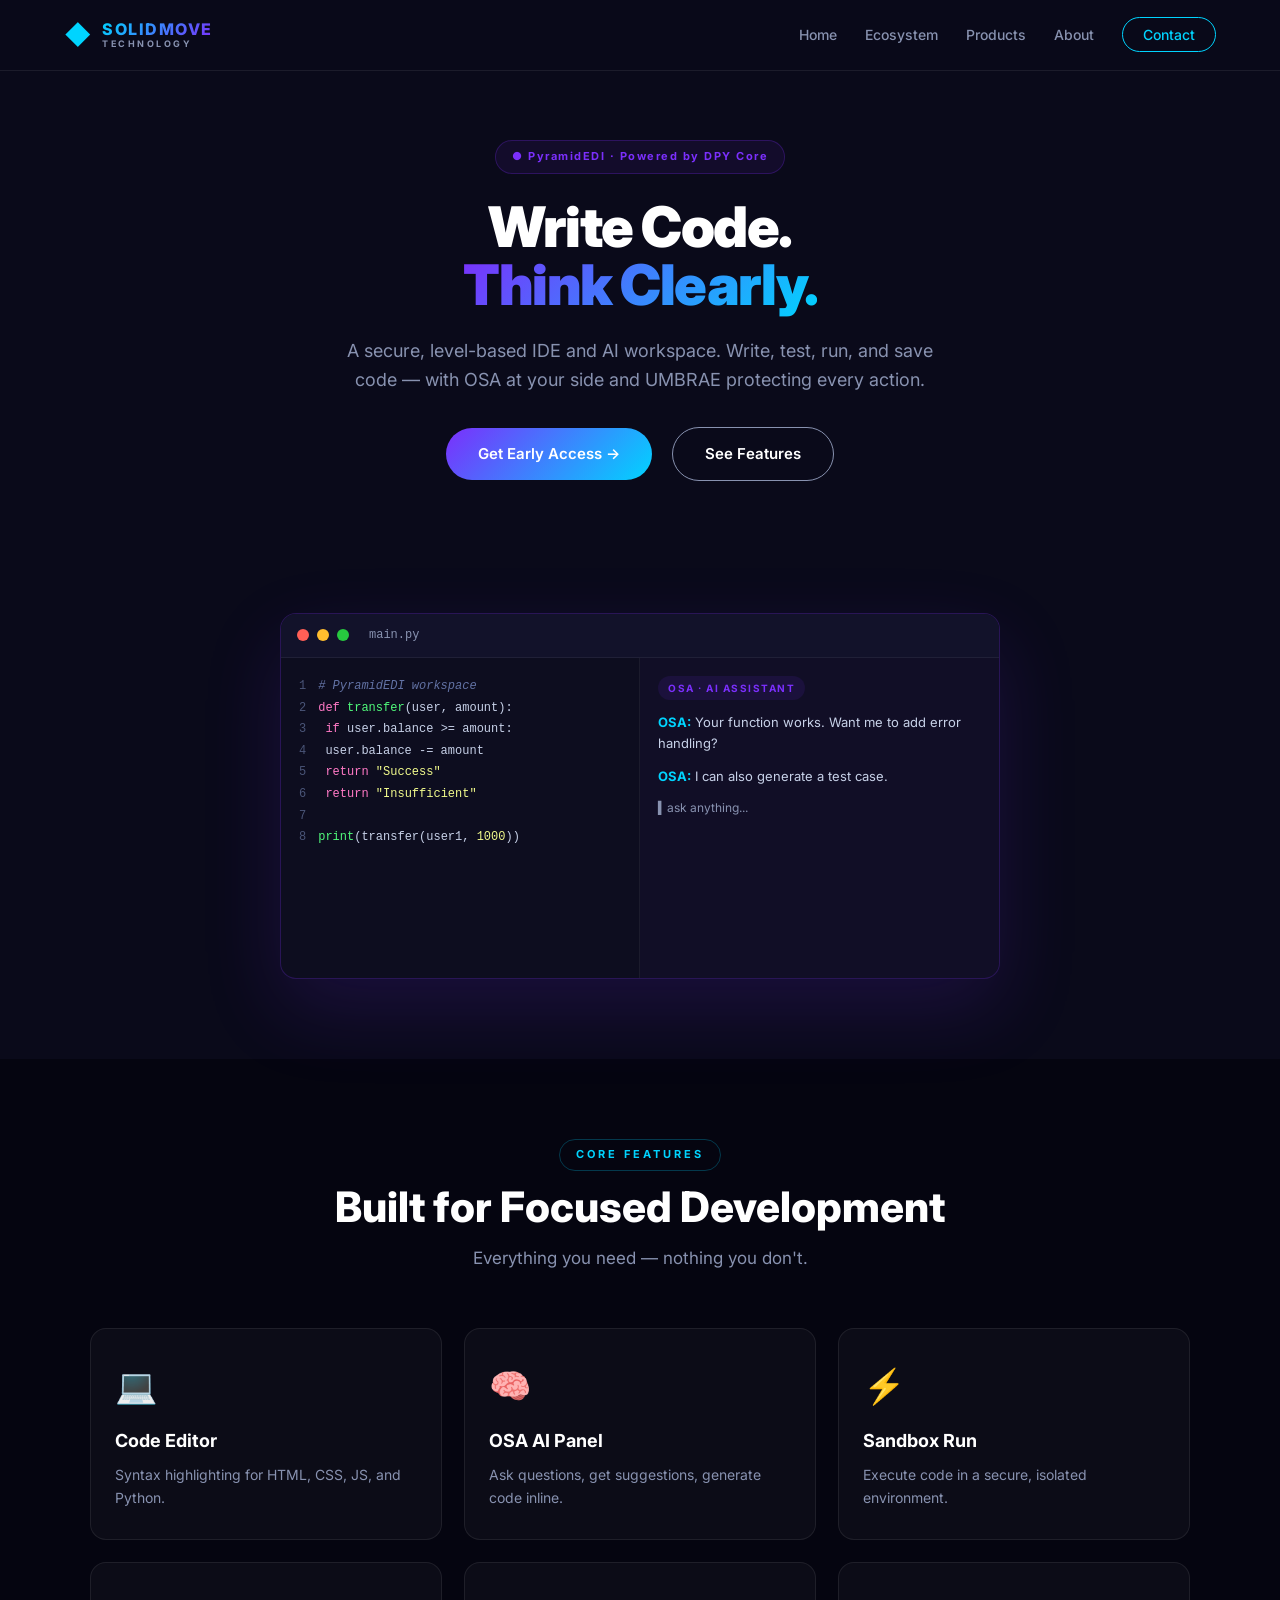
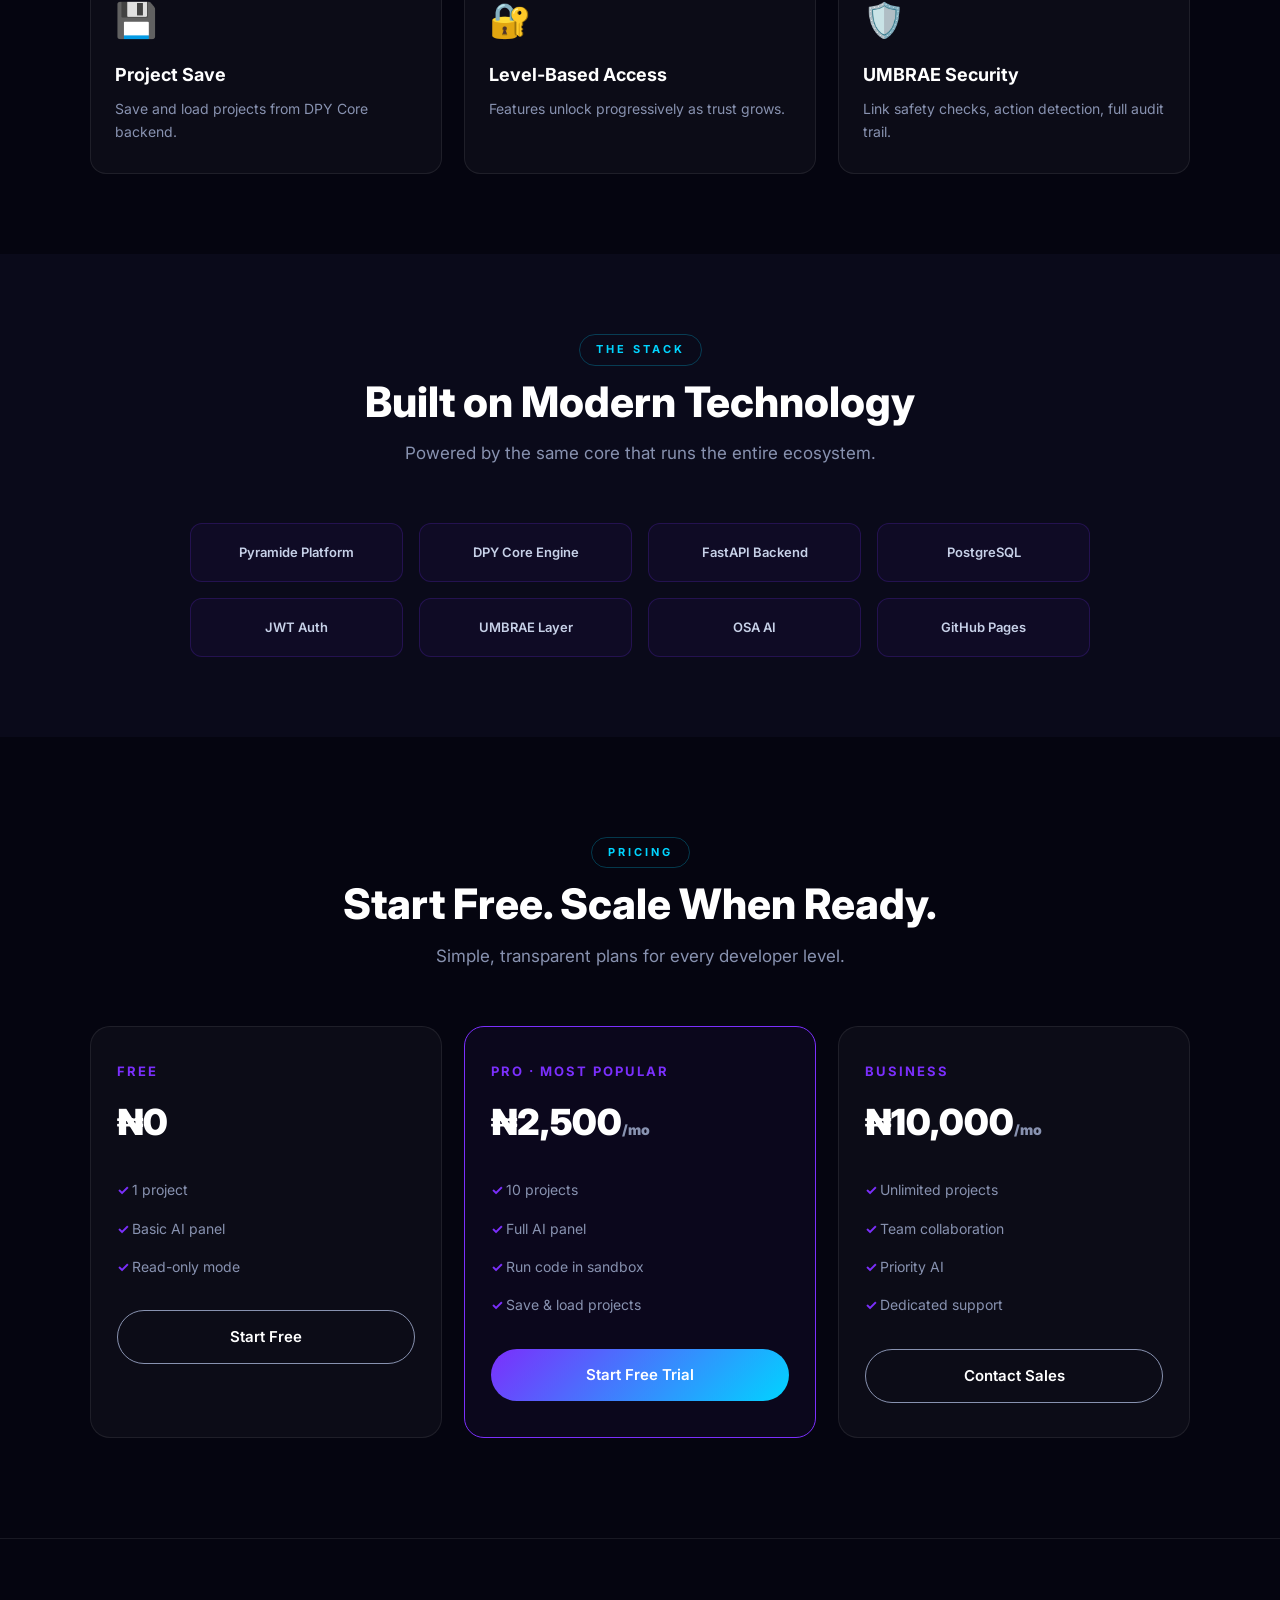
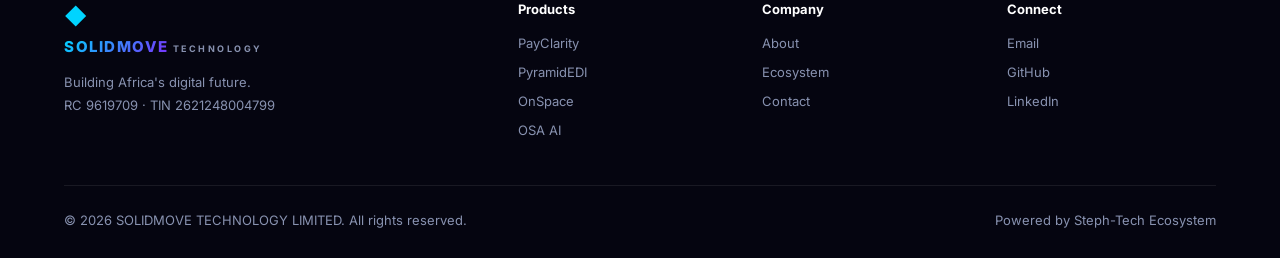
<file: pyramidedi.html>
<!DOCTYPE html>
<html lang="en">
<head>
<meta charset="UTF-8">
<meta name="viewport" content="width=device-width, initial-scale=1.0">
<title>PyramidEDI — Secure IDE & AI Workspace</title>
<link rel="stylesheet" href="style.css">
<link href="https://fonts.googleapis.com/css2?family=Inter:wght@300;400;600;700;800;900&display=swap" rel="stylesheet">
<style>
.pe-hero{padding:140px 0 80px;text-align:center}
.pe-badge{display:inline-block;font-size:11px;font-weight:700;letter-spacing:1.5px;color:#7b2ffc;padding:7px 16px;background:rgba(123,47,252,0.08);border:1px solid rgba(123,47,252,0.25);border-radius:50px;margin-bottom:24px}
.pe-hero h1{font-size:56px;font-weight:900;line-height:1.05;margin-bottom:22px;letter-spacing:-1.5px}
.highlight-purple{background:linear-gradient(135deg,#7b2ffc,#00d4ff);-webkit-background-clip:text;-webkit-text-fill-color:transparent}
.pe-sub{font-size:18px;color:#8892b0;margin-bottom:32px;max-width:620px;margin-left:auto;margin-right:auto}
.btn-pe{display:inline-block;padding:14px 32px;font-size:15px;font-weight:600;color:#fff;background:linear-gradient(135deg,#7b2ffc,#00d4ff);border-radius:50px;text-decoration:none;margin:0 8px 12px}
.btn-pe-out{display:inline-block;padding:14px 32px;font-size:15px;font-weight:600;color:#fff;background:transparent;border:1px solid #8892b0;border-radius:50px;text-decoration:none;margin:0 8px 12px}

.pe-ide{display:flex;justify-content:center;margin:40px auto 80px;padding:0 20px}
.pe-window{width:100%;max-width:720px;background:#0d0d1f;border:1px solid rgba(123,47,252,0.25);border-radius:16px;overflow:hidden;box-shadow:0 30px 80px rgba(123,47,252,0.15)}
.pe-bar{display:flex;align-items:center;gap:8px;padding:12px 16px;background:#12122a;border-bottom:1px solid rgba(255,255,255,0.06)}
.pe-dot{width:12px;height:12px;border-radius:50%}
.pe-dot.r{background:#ff5f56}.pe-dot.y{background:#ffbd2e}.pe-dot.g{background:#27c93f}
.pe-file{margin-left:12px;font-size:12px;color:#8892b0;font-family:monospace}
.pe-body{display:grid;grid-template-columns:1fr 1fr;min-height:320px}
.pe-editor{padding:18px;font-family:monospace;font-size:12px;line-height:1.8;color:#c7d1e8;border-right:1px solid rgba(255,255,255,0.06);overflow-x:auto}
.pe-ln{color:#4a5578;margin-right:12px;user-select:none}
.pe-kw{color:#ff79c6}.pe-fn{color:#50fa7b}.pe-str{color:#f1fa8c}.pe-cm{color:#6272a4;font-style:italic}
.pe-ai{padding:18px;font-size:13px;color:#c7d1e8;background:rgba(123,47,252,0.03)}
.pe-ai-tag{display:inline-block;font-size:10px;font-weight:700;letter-spacing:1.5px;color:#7b2ffc;background:rgba(123,47,252,0.1);padding:4px 10px;border-radius:50px;margin-bottom:12px}
.pe-ai-msg{margin-bottom:12px;line-height:1.6}
.pe-ai-msg strong{color:#00d4ff;font-weight:700}

.pe-features{padding:80px 0;background:#050510}
.pe-grid{display:grid;grid-template-columns:repeat(3,1fr);gap:22px;max-width:1100px;margin:40px auto 0}
.pe-card{padding:30px 24px;background:rgba(255,255,255,0.03);border:1px solid rgba(255,255,255,0.08);border-radius:16px}
.pe-card .ico{font-size:34px;margin-bottom:14px}
.pe-card h3{font-size:18px;font-weight:700;margin-bottom:8px;color:#fff}
.pe-card p{font-size:14px;color:#8892b0}

.pe-stack{padding:80px 0;text-align:center}
.pe-stack-grid{display:grid;grid-template-columns:repeat(4,1fr);gap:16px;max-width:900px;margin:40px auto 0}
.pe-chip{padding:18px 12px;background:rgba(123,47,252,0.05);border:1px solid rgba(123,47,252,0.2);border-radius:12px;font-size:13px;font-weight:600;color:#c7d1e8}

.pe-price{padding:100px 0;background:#050510;text-align:center}
.pe-plans{display:grid;grid-template-columns:repeat(3,1fr);gap:22px;max-width:1100px;margin:40px auto 0}
.pe-plan{padding:34px 26px;background:rgba(255,255,255,0.03);border:1px solid rgba(255,255,255,0.08);border-radius:20px;text-align:left}
.pe-plan.feat{border-color:#7b2ffc;background:rgba(123,47,252,0.05)}
.pe-plan .name{font-size:13px;font-weight:700;letter-spacing:2px;color:#7b2ffc;text-transform:uppercase;margin-bottom:12px}
.pe-plan .price{font-size:36px;font-weight:900;color:#fff;margin-bottom:20px}
.pe-plan ul{list-style:none;padding:0;margin-bottom:24px}
.pe-plan li{font-size:14px;color:#8892b0;padding:8px 0}
.pe-plan li::before{content:'✓ ';color:#7b2ffc;font-weight:700}
.pe-plan .btn-pe,.pe-plan .btn-pe-out{width:100%;text-align:center;box-sizing:border-box;display:block;margin:0}

@media(max-width:768px){
.pe-hero h1{font-size:34px}
.pe-grid,.pe-plans,.pe-stack-grid{grid-template-columns:1fr}
.pe-body{grid-template-columns:1fr}
.pe-editor{border-right:none;border-bottom:1px solid rgba(255,255,255,0.06)}
}
</style>
</head>
<body>

<nav class="navbar">
<div class="container">
<a href="index.html" class="nav-brand">
<div class="logo-icon">◆</div>
<div class="brand-text">
<span class="logo-text">SOLIDMOVE</span>
<span class="logo-sub">TECHNOLOGY</span>
</div>
</a>
<ul class="nav-links">
<li><a href="index.html">Home</a></li>
<li><a href="index.html#ecosystem">Ecosystem</a></li>
<li><a href="index.html#pillars">Products</a></li>
<li><a href="index.html#about">About</a></li>
<li><a href="index.html#contact" class="nav-cta">Contact</a></li>
</ul>
<div class="hamburger"><span></span><span></span><span></span></div>
</div>
</nav>

<section class="pe-hero">
<div class="container">
<div class="pe-badge">● PyramidEDI · Powered by DPY Core</div>
<h1>Write Code.<br><span class="highlight-purple">Think Clearly.</span></h1>
<p class="pe-sub">A secure, level-based IDE and AI workspace. Write, test, run, and save code — with OSA at your side and UMBRAE protecting every action.</p>
<a href="#pricing" class="btn-pe">Get Early Access →</a>
<a href="#features" class="btn-pe-out">See Features</a>
</div>
</section>

<section class="pe-ide">
<div class="pe-window">
<div class="pe-bar">
<span class="pe-dot r"></span><span class="pe-dot y"></span><span class="pe-dot g"></span>
<span class="pe-file">main.py</span>
</div>
<div class="pe-body">
<div class="pe-editor">
<div><span class="pe-ln">1</span><span class="pe-cm"># PyramidEDI workspace</span></div>
<div><span class="pe-ln">2</span><span class="pe-kw">def</span> <span class="pe-fn">transfer</span>(user, amount):</div>
<div><span class="pe-ln">3</span>    <span class="pe-kw">if</span> user.balance &gt;= amount:</div>
<div><span class="pe-ln">4</span>        user.balance -= amount</div>
<div><span class="pe-ln">5</span>        <span class="pe-kw">return</span> <span class="pe-str">"Success"</span></div>
<div><span class="pe-ln">6</span>    <span class="pe-kw">return</span> <span class="pe-str">"Insufficient"</span></div>
<div><span class="pe-ln">7</span></div>
<div><span class="pe-ln">8</span><span class="pe-fn">print</span>(transfer(user1, <span class="pe-str">1000</span>))</div>
</div>
<div class="pe-ai">
<span class="pe-ai-tag">OSA · AI ASSISTANT</span>
<div class="pe-ai-msg"><strong>OSA:</strong> Your function works. Want me to add error handling?</div>
<div class="pe-ai-msg"><strong>OSA:</strong> I can also generate a test case.</div>
<div class="pe-ai-msg" style="color:#8892b0;font-size:12px;">▍ask anything...</div>
</div>
</div>
</div>
</section>

<section id="features" class="pe-features">
<div class="container">
<div class="section-header">
<span class="section-tag">Core Features</span>
<h2>Built for Focused Development</h2>
<p>Everything you need — nothing you don't.</p>
</div>
<div class="pe-grid">
<div class="pe-card"><div class="ico">💻</div><h3>Code Editor</h3><p>Syntax highlighting for HTML, CSS, JS, and Python.</p></div>
<div class="pe-card"><div class="ico">🧠</div><h3>OSA AI Panel</h3><p>Ask questions, get suggestions, generate code inline.</p></div>
<div class="pe-card"><div class="ico">⚡</div><h3>Sandbox Run</h3><p>Execute code in a secure, isolated environment.</p></div>
<div class="pe-card"><div class="ico">💾</div><h3>Project Save</h3><p>Save and load projects from DPY Core backend.</p></div>
<div class="pe-card"><div class="ico">🔐</div><h3>Level-Based Access</h3><p>Features unlock progressively as trust grows.</p></div>
<div class="pe-card"><div class="ico">🛡️</div><h3>UMBRAE Security</h3><p>Link safety checks, action detection, full audit trail.</p></div>
</div>
</div>
</section>

<section class="pe-stack">
<div class="container">
<div class="section-header">
<span class="section-tag">The Stack</span>
<h2>Built on Modern Technology</h2>
<p>Powered by the same core that runs the entire ecosystem.</p>
</div>
<div class="pe-stack-grid">
<div class="pe-chip">Pyramide Platform</div>
<div class="pe-chip">DPY Core Engine</div>
<div class="pe-chip">FastAPI Backend</div>
<div class="pe-chip">PostgreSQL</div>
<div class="pe-chip">JWT Auth</div>
<div class="pe-chip">UMBRAE Layer</div>
<div class="pe-chip">OSA AI</div>
<div class="pe-chip">GitHub Pages</div>
</div>
</div>
</section>

<section id="pricing" class="pe-price">
<div class="container">
<div class="section-header">
<span class="section-tag">Pricing</span>
<h2>Start Free. Scale When Ready.</h2>
<p>Simple, transparent plans for every developer level.</p>
</div>
<div class="pe-plans">
<div class="pe-plan">
<div class="name">Free</div>
<div class="price">₦0</div>
<ul><li>1 project</li><li>Basic AI panel</li><li>Read-only mode</li></ul>
<a href="#" class="btn-pe-out">Start Free</a>
</div>
<div class="pe-plan feat">
<div class="name">Pro · Most Popular</div>
<div class="price">₦2,500<span style="font-size:14px;color:#8892b0;">/mo</span></div>
<ul><li>10 projects</li><li>Full AI panel</li><li>Run code in sandbox</li><li>Save & load projects</li></ul>
<a href="#" class="btn-pe">Start Free Trial</a>
</div>
<div class="pe-plan">
<div class="name">Business</div>
<div class="price">₦10,000<span style="font-size:14px;color:#8892b0;">/mo</span></div>
<ul><li>Unlimited projects</li><li>Team collaboration</li><li>Priority AI</li><li>Dedicated support</li></ul>
<a href="#" class="btn-pe-out">Contact Sales</a>
</div>
</div>
</div>
</section>

<footer class="footer">
<div class="container">
<div class="footer-grid">
<div class="footer-brand">
<div class="logo-icon">◆</div>
<span class="logo-text">SOLIDMOVE</span>
<span class="logo-sub">TECHNOLOGY</span>
<p>Building Africa's digital future.<br>RC 9619709 · TIN 2621248004799</p>
</div>
<div class="footer-links">
<h4>Products</h4>
<a href="payclarity.html">PayClarity</a>
<a href="pyramidedi.html">PyramidEDI</a>
<a href="#">OnSpace</a>
<a href="#">OSA AI</a>
</div>
<div class="footer-links">
<h4>Company</h4>
<a href="index.html#about">About</a>
<a href="index.html#ecosystem">Ecosystem</a>
<a href="index.html#contact">Contact</a>
</div>
<div class="footer-links">
<h4>Connect</h4>
<a href="mailto:solidmovetechnologylimited@gmail.com">Email</a>
<a href="https://github.com/Solidmove-Technology-Limited" target="_blank">GitHub</a>
<a href="https://www.linkedin.com/in/stephen-osabuohein-3a897a393" target="_blank">LinkedIn</a>
</div>
</div>
<div class="footer-bottom">
<p>© 2026 SOLIDMOVE TECHNOLOGY LIMITED. All rights reserved.</p>
<p>Powered by Steph-Tech Ecosystem</p>
</div>
</div>
</footer>

<script src="script.js"></script>
</body>
</html>
</file>
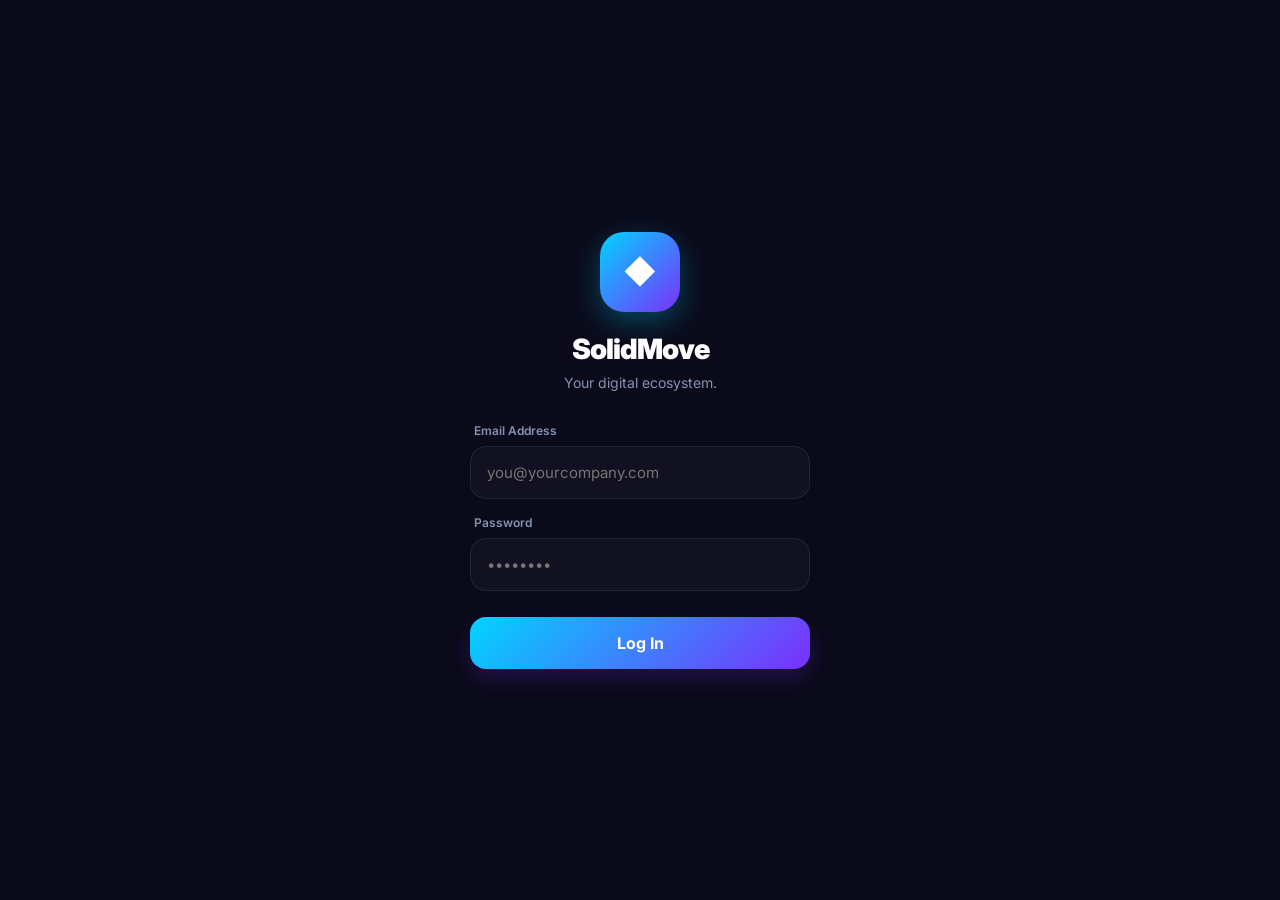
<file: solidmove-app.html>
<!DOCTYPE html>
<html lang="en">
<head>
<meta charset="UTF-8">
<meta name="viewport" content="width=device-width, initial-scale=1.0, maximum-scale=1.0, user-scalable=no">
<meta name="apple-mobile-web-app-capable" content="yes">
<meta name="apple-mobile-web-app-status-bar-style" content="black-translucent">
<title>SolidMove App</title>
<link href="https://fonts.googleapis.com/css2?family=Inter:wght@300;400;600;700;800;900&display=swap" rel="stylesheet">
<style>
    :root {
        --primary: #00d4ff;
        --secondary: #7b2ffc;
        --dark: #0a0a1a;
        --darker: #050510;
        --light: #ffffff;
        --gray: #8892b0;
        --card-bg: rgba(255,255,255,0.03);
        --border: rgba(255,255,255,0.08);
    }
    * { margin:0; padding:0; box-sizing:border-box; font-family: 'Inter', sans-serif; -webkit-tap-highlight-color: transparent;}
    body { background: var(--dark); color: var(--light); height: 100vh; display: flex; flex-direction: column; overflow: hidden; }

    .screen { display: none; height: 100%; overflow-y: auto; padding: 24px; }
    .screen.active { display: block; }
    
    .login-wrapper { display: flex; flex-direction: column; justify-content: center; align-items: center; height: 100%; }
    .logo-circle { width: 80px; height: 80px; background: linear-gradient(135deg, var(--primary), var(--secondary)); border-radius: 24px; display: flex; justify-content: center; align-items: center; font-size: 32px; font-weight: 900; color: #fff; margin-bottom: 20px; box-shadow: 0 10px 30px rgba(0, 212, 255, 0.3); }
    
    .app-title { font-size: 28px; font-weight: 900; letter-spacing: -1px; margin-bottom: 8px; }
    .app-subtitle { font-size: 14px; color: var(--gray); margin-bottom: 32px; text-align: center; }
    
    .input-group { width: 100%; max-width: 340px; margin-bottom: 16px; }
    .input-group label { display: block; font-size: 12px; font-weight: 600; color: var(--gray); margin-bottom: 8px; margin-left: 4px; }
    .input-group input { width: 100%; padding: 16px; background: var(--card-bg); border: 1px solid var(--border); border-radius: 16px; color: var(--light); font-size: 15px; transition: 0.3s; }
    .input-group input:focus { outline: none; border-color: var(--primary); background: rgba(0,212,255,0.05); }
    
    .btn-primary { width: 100%; max-width: 340px; padding: 16px; background: linear-gradient(135deg, var(--primary), var(--secondary)); color: #fff; border: none; border-radius: 16px; font-size: 16px; font-weight: 700; cursor: pointer; margin-top: 10px; box-shadow: 0 10px 20px rgba(123, 47, 252, 0.2); transition: 0.3s; }
    .btn-primary:active { transform: scale(0.98); }
    
    .app-header { display: flex; justify-content: space-between; align-items: center; padding-bottom: 20px; border-bottom: 1px solid var(--border); margin-bottom: 24px; }
    .app-header h2 { font-size: 20px; font-weight: 800; display: flex; align-items: center; gap: 8px;}
    .avatar { width: 40px; height: 40px; background: var(--card-bg); border: 1px solid var(--border); border-radius: 50%; display: flex; justify-content: center; align-items: center; font-weight: 700; color: var(--primary); }
    
    .wallet-card { background: linear-gradient(135deg, rgba(0,212,255,0.08), rgba(123,47,252,0.08)); border: 1px solid rgba(0,212,255,0.2); border-radius: 24px; padding: 24px; margin-bottom: 24px; position: relative; overflow: hidden; }
    .wallet-card::before { content: ''; position: absolute; top: -50%; right: -20%; width: 150px; height: 150px; background: radial-gradient(circle, rgba(0,212,255,0.2), transparent 70%); border-radius: 50%; }
    .w-label { font-size: 12px; color: var(--gray); text-transform: uppercase; letter-spacing: 1.5px; margin-bottom: 8px; }
    .w-amount { font-size: 38px; font-weight: 900; letter-spacing: -1px; }
    .w-amount span { font-size: 20px; color: var(--gray); font-weight: 600; }
    
    .action-grid { display: grid; grid-template-columns: repeat(4, 1fr); gap: 12px; margin-bottom: 32px; }
    .action-item { display: flex; flex-direction: column; align-items: center; gap: 8px; }
    .action-icon { width: 60px; height: 60px; background: var(--card-bg); border: 1px solid var(--border); border-radius: 20px; display: flex; justify-content: center; align-items: center; font-size: 24px; }
    .action-item span { font-size: 12px; color: var(--gray); font-weight: 600; }
    
    .osa-container { background: var(--card-bg); border: 1px solid var(--border); border-radius: 24px; padding: 20px; display: flex; flex-direction: column; height: 320px; }
    .osa-header { display: flex; align-items: center; gap: 10px; margin-bottom: 16px; font-weight: 700; font-size: 16px; }
    .osa-status { width: 8px; height: 8px; background: #00e676; border-radius: 50%; box-shadow: 0 0 10px #00e676; }
    
    .chat-area { flex: 1; overflow-y: auto; display: flex; flex-direction: column; gap: 12px; padding-right: 5px; }
    .chat-area::-webkit-scrollbar { display: none; }
    .msg { padding: 12px 16px; border-radius: 16px; font-size: 14px; max-width: 85%; line-height: 1.5; }
    .msg.bot { background: rgba(0,212,255,0.1); color: var(--light); align-self: flex-start; border-bottom-left-radius: 4px; border: 1px solid rgba(0,212,255,0.15); }
    .msg.user { background: linear-gradient(135deg, var(--secondary), var(--primary)); color: #fff; align-self: flex-end; border-bottom-right-radius: 4px; }
    
    .chat-input-wrapper { display: flex; gap: 8px; margin-top: 16px; background: rgba(0,0,0,0.3); border-radius: 16px; padding: 6px; border: 1px solid var(--border); }
    .chat-input-wrapper input { flex: 1; background: transparent; border: none; padding: 10px; color: var(--light); font-size: 14px; }
    .chat-input-wrapper input:focus { outline: none; }
    .chat-input-wrapper button { width: 40px; height: 40px; border-radius: 12px; background: var(--primary); border: none; color: var(--dark); font-size: 18px; cursor: pointer; display: flex; justify-content: center; align-items: center; }
    
    .loading-dots { display: none; }
    .loading-dots span { display: inline-block; width: 6px; height: 6px; background: var(--gray); border-radius: 50%; margin: 0 2px; animation: bounce 1.4s infinite ease-in-out both; }
    .loading-dots span:nth-child(1) { animation-delay: -0.32s; }
    .loading-dots span:nth-child(2) { animation-delay: -0.16s; }
    @keyframes bounce { 0%, 80%, 100% { transform: scale(0); } 40% { transform: scale(1); } }

    .bottom-nav { position: absolute; bottom: 0; left: 0; right: 0; height: 70px; background: rgba(10,10,26,0.95); backdrop-filter: blur(10px); border-top: 1px solid var(--border); display: flex; justify-content: space-around; align-items: center; padding-bottom: 10px; }
    .nav-item { display: flex; flex-direction: column; align-items: center; gap: 4px; color: var(--gray); text-decoration: none; font-size: 11px; font-weight: 600; }
    .nav-item.active { color: var(--primary); }
    .nav-item i { font-style: normal; font-size: 20px; }
</style>
</head>
<body>

<div id="login-screen" class="screen active">
    <div class="login-wrapper">
        <div class="logo-circle">◆</div>
        <h1 class="app-title">SolidMove</h1>
        <p class="app-subtitle">Your digital ecosystem.</p>
        
        <div class="input-group">
            <label>Email Address</label>
            <input type="email" id="email" placeholder="you@yourcompany.com">
        </div>
        <div class="input-group">
            <label>Password</label>
            <input type="password" id="password" placeholder="••••••••">
        </div>
        
        <button class="btn-primary" id="login-btn" onclick="login()">Log In</button>
        <div class="loading-dots" id="login-loader" style="margin-top:20px; text-align:center;">
            <span></span><span></span><span></span>
        </div>
    </div>
</div>

<div id="app-screen" class="screen" style="padding-bottom: 90px;">
    <div class="app-header">
        <h2>SolidMove <span style="font-size:10px; color:var(--primary); background:rgba(0,212,255,0.1); padding:4px 8px; border-radius:6px;">BETA</span></h2>
        <div class="avatar" onclick="logout()">S</div>
    </div>

    <div class="wallet-card">
        <div class="w-label">Total Balance</div>
        <div class="w-amount"><span>₦</span><span id="wallet-balance">0.00</span></div>
        <div style="margin-top:16px; font-size:12px; color:var(--gray); display:flex; justify-content:space-between;">
            <span>Account: <strong id="user-email" style="color:var(--light);">...</strong></span>
            <span>DPY Core</span>
        </div>
    </div>

    <div class="action-grid">
        <div class="action-item"><div class="action-icon">↑</div><span>Send</span></div>
        <div class="action-item"><div class="action-icon">↓</div><span>Receive</span></div>
        <div class="action-item"><div class="action-icon">📄</div><span>Invoice</span></div>
        <div class="action-item"><div class="action-icon">⋯</div><span>More</span></div>
    </div>

    <div class="osa-container">
        <div class="osa-header">
            <div class="osa-status"></div> OSA Assistant
        </div>
        
        <div class="chat-area" id="chat-area">
            <div class="msg bot">Welcome back, CEO. I am OSA. Your DPY engine is online. How can I assist you today?</div>
        </div>
        
        <div class="chat-input-wrapper">
            <input type="text" id="chat-input" placeholder="Ask OSA anything..." onkeypress="handleKeyPress(event)">
            <button onclick="sendMessage()">→</button>
        </div>
    </div>
</div>

<div id="bottom-nav" class="bottom-nav" style="display:none;">
    <a href="#" class="nav-item active"><i>🏠</i>Home</a>
    <a href="#" class="nav-item"><i>💳</i>Wallet</a>
    <a href="#" class="nav-item"><i>🧠</i>OSA</a>
    <a href="#" class="nav-item"><i>👤</i>Profile</a>
</div>

<script>
    const API_URL = "https://dpy-core-api.onrender.com"; 

    async function login() {
        const email = document.getElementById('email').value;
        const password = document.getElementById('password').value;
        const btn = document.getElementById('login-btn');
        const loader = document.getElementById('login-loader');

        if(!email || !password) return alert("Enter email and password");

        btn.style.display = 'none';
        loader.style.display = 'block';

        try {
            const response = await fetch(`${API_URL}/auth/login`, {
                method: 'POST',
                headers: { 'Content-Type': 'application/json' },
                body: JSON.stringify({ email: email, password: password })
            });

            if (response.ok) {
                const data = await response.json();
                localStorage.setItem('token', data.access_token);
                localStorage.setItem('email', data.user.email);
                
                document.getElementById('login-screen').classList.remove('active');
                document.getElementById('app-screen').classList.add('active');
                document.getElementById('bottom-nav').style.display = 'flex';
                document.getElementById('user-email').innerText = data.user.email;
                
                loadWallet(data.access_token);
            } else {
                alert("Login failed. Check your credentials.");
            }
        } catch (error) {
            alert("Network error. Render might be waking up. Wait 30 seconds and try again.");
        } finally {
            btn.style.display = 'block';
            loader.style.display = 'none';
        }
    }

    async function loadWallet(token) {
        try {
            const response = await fetch(`${API_URL}/wallet/me`, {
                headers: { 'Authorization': `Bearer ${token}` }
            });
            if (response.ok) {
                const data = await response.json();
                document.getElementById('wallet-balance').innerText = data.balance.toFixed(2);
            }
        } catch (e) {
            console.log("Wallet error.");
        }
    }

    function sendMessage() {
        const input = document.getElementById('chat-input');
        const text = input.value;
        if(!text) return;

        const chatArea = document.getElementById('chat-area');
        
        chatArea.innerHTML += `<div class="msg user">${text}</div>`;
        input.value = '';
        chatArea.scrollTop = chatArea.scrollHeight;

        setTimeout(() => {
            chatArea.innerHTML += `<div class="msg bot">OSA: I am processing your command via DPY Core. Full AI routing is being activated.</div>`;
            chatArea.scrollTop = chatArea.scrollHeight;
        }, 1000);
    }

    function handleKeyPress(e) {
        if(e.key === 'Enter') sendMessage();
    }

    function logout() {
        localStorage.removeItem('token');
        localStorage.removeItem('email');
        document.getElementById('app-screen').classList.remove('active');
        document.getElementById('login-screen').classList.add('active');
        document.getElementById('bottom-nav').style.display = 'none';
        document.getElementById('email').value = '';
        document.getElementById('password').value = '';
    }

    if(localStorage.getItem('token')) {
        document.getElementById('login-screen').classList.remove('active');
        document.getElementById('app-screen').classList.add('active');
        document.getElementById('bottom-nav').style.display = 'flex';
        document.getElementById('user-email').innerText = localStorage.getItem('email');
        loadWallet(localStorage.getItem('token'));
    }
</script>
</body>
                                   </html>
</file>
<file: style.css>
/* ===== RESET ===== */
* { margin:0; padding:0; box-sizing:border-box; }

:root {
  --primary: #00d4ff;
  --secondary: #7b2ffc;
  --accent: #ff6b35;
  --dark: #0a0a1a;
  --darker: #050510;
  --light: #ffffff;
  --gray: #8892b0;
  --card-bg: rgba(255,255,255,0.03);
  --border: rgba(255,255,255,0.08);
  --font: 'Inter', -apple-system, BlinkMacSystemFont, sans-serif;
}

html { scroll-behavior: smooth; }

body {
  font-family: var(--font);
  background: var(--dark);
  color: var(--light);
  line-height: 1.6;
  overflow-x: hidden;
  -webkit-font-smoothing: antialiased;
}

.container { max-width: 1200px; margin: 0 auto; padding: 0 24px; }
a { text-decoration: none; color: inherit; }

::-webkit-scrollbar { width: 8px; }
::-webkit-scrollbar-track { background: var(--dark); }
::-webkit-scrollbar-thumb { background: var(--primary); border-radius: 4px; }

/* ===== NAV ===== */
.navbar {
  position: fixed; top:0; left:0; right:0; z-index:1000;
  padding: 14px 0;
  background: rgba(10,10,26,0.9);
  backdrop-filter: blur(20px);
  -webkit-backdrop-filter: blur(20px);
  border-bottom: 1px solid var(--border);
}
.navbar .container { display: flex; justify-content: space-between; align-items: center; }
.nav-brand { display: flex; align-items: center; gap: 10px; }
.logo-icon { font-size: 26px; color: var(--primary); font-weight: 900; }
.brand-text { display: flex; flex-direction: column; line-height: 1.1; }
.logo-text {
  font-size: 16px; font-weight: 800; letter-spacing: 1.5px;
  background: linear-gradient(135deg, var(--primary), var(--secondary));
  -webkit-background-clip: text; -webkit-text-fill-color: transparent;
}
.logo-sub { font-size: 9px; font-weight: 700; letter-spacing: 2.5px; color: var(--gray); }
.nav-links { display: flex; list-style: none; gap: 28px; align-items: center; }
.nav-links a { font-size: 14px; font-weight: 500; color: var(--gray); transition: color 0.3s; }
.nav-links a:hover { color: var(--light); }
.nav-cta { padding: 8px 20px; border: 1px solid var(--primary); border-radius: 50px; color: var(--primary) !important; }
.nav-cta:hover { background: var(--primary); color: var(--dark) !important; }
.hamburger { display: none; flex-direction: column; gap: 5px; cursor: pointer; }
.hamburger span { width: 24px; height: 2px; background: var(--light); }

/* ===== SECTION HEADER ===== */
.section-header { text-align: center; margin-bottom: 56px; }
.section-tag {
  display: inline-block; font-size: 11px; font-weight: 700; letter-spacing: 3px;
  text-transform: uppercase; color: var(--primary); margin-bottom: 12px;
  padding: 6px 16px; border: 1px solid rgba(0,212,255,0.25); border-radius: 50px;
}
.section-header h2 { font-size: 42px; font-weight: 800; line-height: 1.15; margin-bottom: 14px; }
.section-header p { font-size: 17px; color: var(--gray); max-width: 560px; margin: 0 auto; }

/* ===== BUTTONS ===== */
.btn-primary {
  display: inline-block; padding: 14px 32px; font-size: 15px; font-weight: 600;
  color: var(--dark); background: var(--primary); border: none; border-radius: 50px;
  cursor: pointer; transition: all 0.3s;
}
.btn-primary:hover { transform: translateY(-2px); box-shadow: 0 10px 30px rgba(0,212,255,0.35); }
.btn-secondary {
  display: inline-block; padding: 14px 32px; font-size: 15px; font-weight: 600;
  color: var(--light); background: transparent; border: 1px solid var(--gray);
  border-radius: 50px; cursor: pointer; transition: all 0.3s;
}
.btn-secondary:hover { border-color: var(--light); background: rgba(255,255,255,0.05); }

/* ===== HERO ===== */
.hero {
  padding: 140px 0 80px; min-height: 100vh; display: flex; align-items: center;
  position: relative; overflow: hidden;
}
.hero::before {
  content: ''; position: absolute; top: -30%; right: -20%; width: 700px; height: 700px;
  background: radial-gradient(circle, rgba(0,212,255,0.06) 0%, transparent 65%);
  border-radius: 50%; pointer-events: none;
}
.hero::after {
  content: ''; position: absolute; bottom: -30%; left: -20%; width: 600px; height: 600px;
  background: radial-gradient(circle, rgba(123,47,252,0.05) 0%, transparent 65%);
  border-radius: 50%; pointer-events: none;
}
.hero-grid { display: grid; grid-template-columns: 1.1fr 0.9fr; gap: 60px; align-items: center; position: relative; z-index: 1; }
.badge {
  display: inline-block; font-size: 11px; font-weight: 700; letter-spacing: 1.5px;
  color: var(--primary); padding: 7px 16px; background: rgba(0,212,255,0.08);
  border: 1px solid rgba(0,212,255,0.25); border-radius: 50px; margin-bottom: 24px;
}
.hero-title { font-size: 58px; font-weight: 900; line-height: 1.03; margin-bottom: 22px; letter-spacing: -1.5px; }
.hero-title .highlight {
  background: linear-gradient(135deg, var(--primary), var(--secondary));
  -webkit-background-clip: text; -webkit-text-fill-color: transparent;
}
.hero-subtitle { font-size: 18px; color: var(--gray); margin-bottom: 32px; max-width: 500px; }
.hero-buttons { display: flex; gap: 14px; flex-wrap: wrap; margin-bottom: 44px; }
.hero-stats { display: flex; gap: 44px; }
.stat { display: flex; flex-direction: column; }
.stat-number { font-size: 30px; font-weight: 800; color: var(--light); }
.stat-label { font-size: 13px; color: var(--gray); }

/* ===== ORB ===== */
.hero-visual { display: flex; justify-content: center; align-items: center; }
.orb-animation { position: relative; width: 320px; height: 320px; }
.orb-core {
  position: absolute; top: 50%; left: 50%; width: 90px; height: 90px;
  background: radial-gradient(circle, var(--primary), var(--secondary));
  border-radius: 50%; transform: translate(-50%,-50%);
  box-shadow: 0 0 70px rgba(0,212,255,0.35); animation: pulse 3s ease-in-out infinite;
}
.orb-ring {
  position: absolute; top: 50%; left: 50%;
  border: 1px solid rgba(0,212,255,0.18); border-radius: 50%;
  transform: translate(-50%,-50%); animation: spin 20s linear infinite;
}
.ring-1 { width: 180px; height: 180px; animation-duration: 15s; }
.ring-2 { width: 250px; height: 250px; animation-duration: 25s; animation-direction: reverse; }
.ring-3 { width: 320px; height: 320px; animation-duration: 35s; }
@keyframes spin { to { transform: translate(-50%,-50%) rotate(360deg); } }
@keyframes pulse { 0%,100% { transform:translate(-50%,-50%) scale(1); opacity:1; } 50% { transform:translate(-50%,-50%) scale(1.08); opacity:0.85; } }

/* ===== ECOSYSTEM CHAIN ===== */
.ecosystem { padding: 100px 0; background: var(--darker); }
.chain { max-width: 460px; margin: 0 auto; }
.chain-node {
  padding: 22px 20px; background: var(--card-bg); border: 1px solid var(--border);
  border-radius: 14px; text-align: center; transition: all 0.3s;
}
.chain-node:hover { border-color: rgba(0,212,255,0.3); transform: translateY(-2px); }
.chain-icon { font-size: 30px; margin-bottom: 8px; }
.chain-node h4 { font-size: 15px; font-weight: 700; margin-bottom: 4px; }
.chain-node p { font-size: 13px; color: var(--gray); }
.chain-arrow { text-align: center; font-size: 22px; color: var(--primary); padding: 12px 0; }
.chain-final { border-color: rgba(0,212,255,0.35); background: rgba(0,212,255,0.05); }

/* ===== 4 PILLARS ===== */
.values { padding: 100px 0; }
.values-grid { display: grid; grid-template-columns: repeat(4, 1fr); gap: 20px; }
.value-card {
  padding: 32px 22px; background: var(--card-bg); border: 1px solid var(--border);
  border-radius: 16px; transition: all 0.3s;
}
.value-card:hover { transform: translateY(-6px); border-color: rgba(0,212,255,0.3); box-shadow: 0 15px 40px rgba(0,0,0,0.3); }
.value-icon { font-size: 36px; margin-bottom: 14px; }
.value-card h3 { font-size: 20px; font-weight: 800; margin-bottom: 4px; }
.value-sub { display: block; font-size: 11px; font-weight: 700; letter-spacing: 1.5px; color: var(--primary); margin-bottom: 12px; text-transform: uppercase; }
.value-card p { font-size: 14px; color: var(--gray); }

/* ===== LIVE METRICS ===== */
.technology { padding: 100px 0; background: var(--darker); }
.tech-grid { display: grid; grid-template-columns: repeat(4, 1fr); gap: 20px; }
.tech-card {
  padding: 30px 22px; background: var(--card-bg); border: 1px solid var(--border);
  border-radius: 16px; text-align: center; transition: all 0.3s;
}
.tech-card:hover { border-color: rgba(0,212,255,0.3); }
.tech-icon { font-size: 26px; margin-bottom: 12px; }
.tech-card h3 { font-size: 32px; font-weight: 800; margin-bottom: 6px; color: var(--light); }
.tech-card h3 .unit { font-size: 18px; font-weight: 600; color: var(--gray); margin-left: 2px; }
.tech-card p { font-size: 13px; color: var(--gray); margin-bottom: 12px; }
.tech-badge {
  display: inline-block; font-size: 10px; font-weight: 700; padding: 4px 12px;
  background: rgba(0,212,255,0.1); color: var(--primary); border-radius: 50px; letter-spacing: 1px;
}

/* ===== ABOUT ===== */
.about { padding: 100px 0; }
.about-grid { display: grid; grid-template-columns: 1fr 1fr; gap: 50px; align-items: center; }
.about-text h3 { font-size: 26px; font-weight: 700; margin-bottom: 16px; }
.about-text > p { color: var(--gray); font-size: 16px; margin-bottom: 24px; }
.about-list { list-style: none; padding: 0; }
.about-list li { padding: 10px 0; color: var(--gray); font-size: 15px; border-bottom: 1px solid var(--border); }
.about-list li strong { color: var(--light); font-weight: 600; }
.about-graphic { display: flex; justify-content: center; align-items: center; }
.gate-diagram {
  display: flex; flex-wrap: wrap; align-items: center; justify-content: center;
  gap: 6px; padding: 30px 24px; background: var(--card-bg);
  border: 1px solid var(--border); border-radius: 18px;
}
.gate { padding: 10px 14px; font-size: 11px; font-weight: 700; letter-spacing: 1px; border-radius: 8px; background: rgba(255,255,255,0.05); }
.gate.funnel { background: rgba(0,212,255,0.15); color: var(--primary); }
.gate.bridge { background: rgba(123,47,252,0.15); color: var(--secondary); }
.gate.spire { background: rgba(255,165,0,0.15); color: #ffa500; }
.gate.orb { background: rgba(255,0,100,0.15); color: #ff0064; }
.gate.vault { background: rgba(255,255,255,0.08); color: var(--gray); font-size: 18px; }
.gate-arrow { color: var(--gray); font-size: 14px; }

/* ===== CTA ===== */
.contact { padding: 100px 0; background: var(--darker); text-align: center; }
.cta-row { display: flex; gap: 16px; justify-content: center; flex-wrap: wrap; }

/* ===== FOOTER ===== */
.footer { padding: 60px 0 28px; background: var(--darker); border-top: 1px solid var(--border); }
.footer-grid { display: grid; grid-template-columns: 2fr 1fr 1fr 1fr; gap: 36px; margin-bottom: 36px; }
.footer-brand .logo-icon { font-size: 22px; }
.footer-brand .logo-text { font-size: 15px; }
.footer-brand .logo-sub { font-size: 9px; }
.footer-brand p { font-size: 13px; color: var(--gray); margin-top: 12px; line-height: 1.7; }
.footer-links h4 { font-size: 13px; font-weight: 700; margin-bottom: 14px; }
.footer-links a { display: block; font-size: 13px; color: var(--gray); margin-bottom: 8px; transition: color 0.3s; }
.footer-links a:hover { color: var(--primary); }
.footer-bottom {
  padding-top: 24px; border-top: 1px solid var(--border);
  display: flex; justify-content: space-between; font-size: 13px; color: var(--gray);
}

/* ===== RESPONSIVE ===== */
@media (max-width: 1024px) {
  .hero-grid { grid-template-columns: 1fr; text-align: center; }
  .hero-buttons, .hero-stats { justify-content: center; }
  .hero-subtitle { margin-left: auto; margin-right: auto; }
  .hero-visual { margin-top: 40px; }
  .about-grid { grid-template-columns: 1fr; }
  .values-grid { grid-template-columns: repeat(2, 1fr); }
  .tech-grid { grid-template-columns: repeat(2, 1fr); }
  .footer-grid { grid-template-columns: repeat(2, 1fr); }
}
@media (max-width: 768px) {
  .nav-links {
    display: none; position: absolute; top: 100%; left: 0; right: 0;
    background: var(--dark); flex-direction: column; padding: 22px; gap: 16px;
    border-bottom: 1px solid var(--border);
  }
  .nav-links.active { display: flex; }
  .hamburger { display: flex; }
  .hero { padding: 120px 0 60px; min-height: auto; }
  .hero-title { font-size: 36px; letter-spacing: -0.5px; }
  .section-header h2 { font-size: 28px; }
  .section-header p { font-size: 15px; }
  .hero-stats { gap: 24px; }
  .stat-number { font-size: 24px; }
  .values-grid, .tech-grid { grid-template-columns: 1fr; }
  .footer-grid { grid-template-columns: 1fr; text-align: center; }
  .footer-bottom { flex-direction: column; gap: 8px; text-align: center; }
  .orb-animation { width: 220px; height: 220px; }
  .ring-1 { width: 130px; height: 130px; }
  .ring-2 { width: 175px; height: 175px; }
  .ring-3 { width: 220px; height: 220px; }
  .orb-core { width: 65px; height: 65px; }
  .tech-card h3 { font-size: 26px; }
}
</file>
